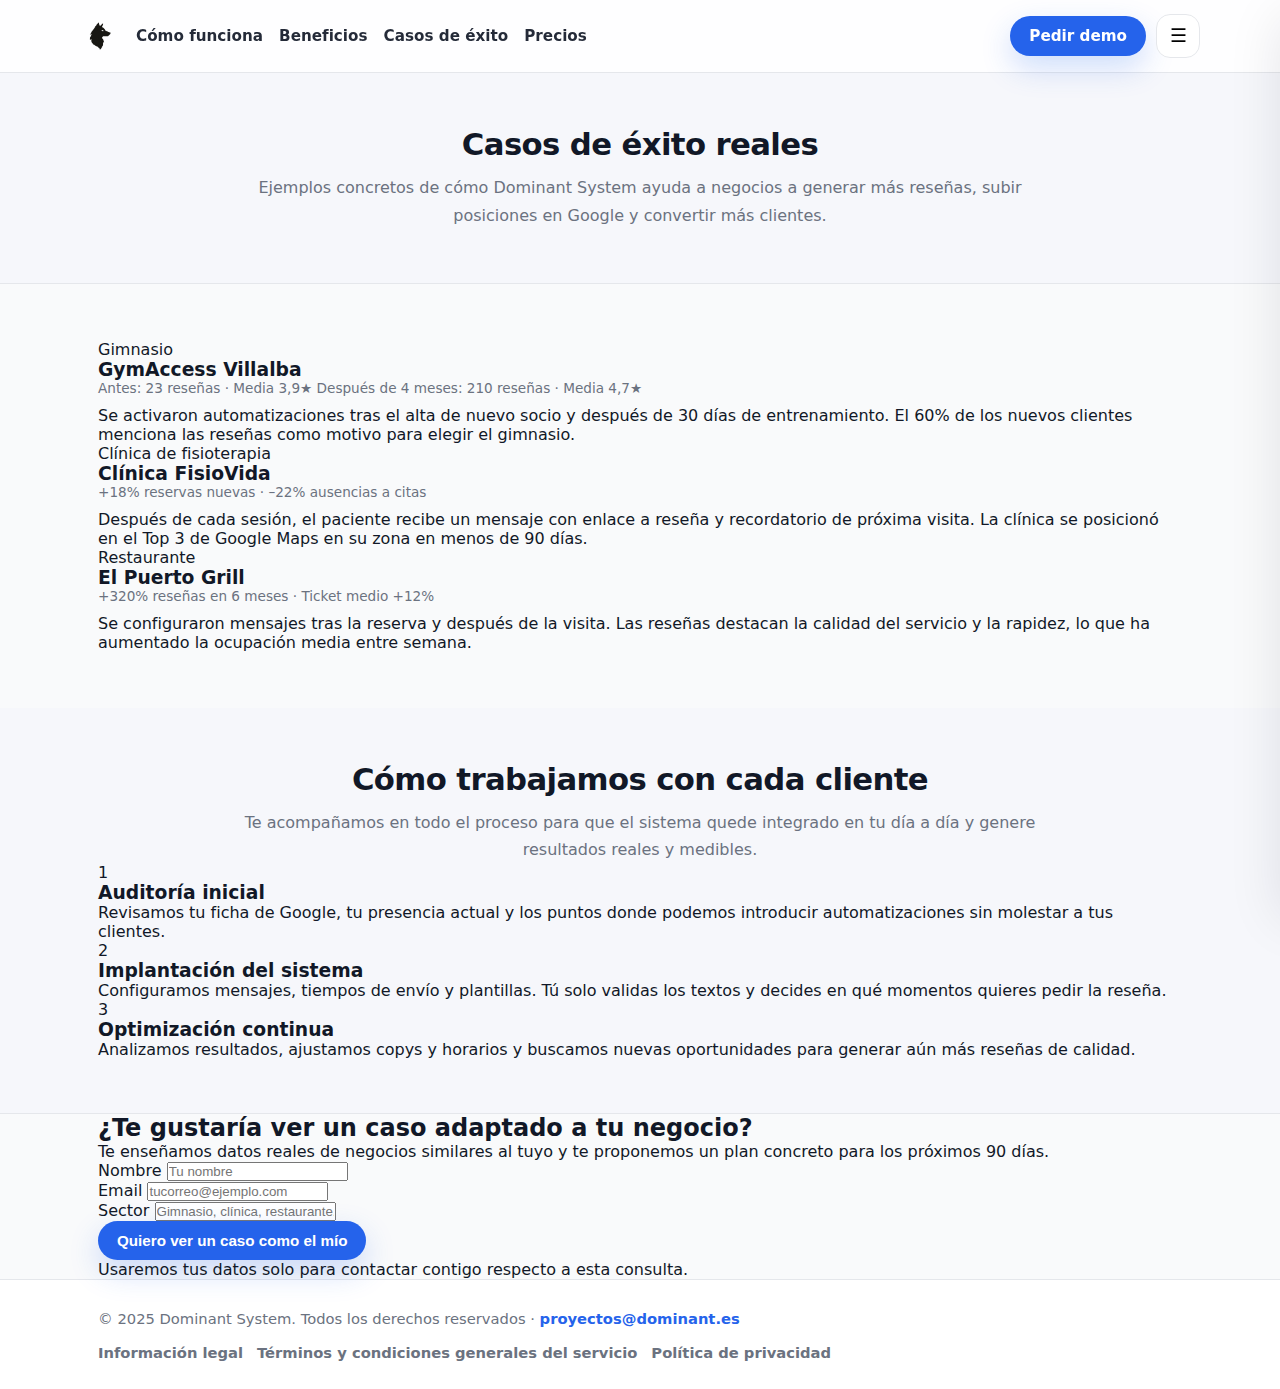
<file: casos.html>
<!DOCTYPE html>
<html lang="es">
<head>
  <!-- :contentReference[oaicite:0]{index=0} -->
  <meta charset="UTF-8">
  <meta name="viewport" content="width=device-width, initial-scale=1.0">

  <title>Casos de éxito – Dominant System</title>
  <meta name="description" content="Casos reales de negocios que han incrementado sus reseñas, reputación y clientes gracias a Dominant System. Datos, mejoras y resultados verificables.">
  <meta name="robots" content="index, follow">

  <link rel="icon" href="img/favicon.png" type="image/png">
  <link rel="stylesheet" href="style.css">
</head>
<body>

<!-- HEADER -->
<header class="header">
  <div class="container header-inner">
    <div class="header-left">
      <a href="index.html" class="logo">
        <img src="img/logo.png" alt="Dominant System">
      </a>

      <nav class="nav">
        <a href="index.html#como-funciona">Cómo funciona</a>
        <a href="index.html#beneficios">Beneficios</a>
        <a href="casos.html">Casos de éxito</a>
        <a href="pricing.html">Precios</a>
      </nav>
    </div>

    <div class="header-right">
      <a href="index.html#demo" class="btn btn-primary">Pedir demo</a>
      <button class="menu-btn" id="menuBtn" aria-label="Abrir menú">☰</button>
    </div>
  </div>
</header>

<!-- MENÚ MÓVIL -->
<nav class="mobile-menu" id="mobileMenu" aria-hidden="true">
  <button class="close-btn" id="closeBtn" aria-label="Cerrar menú">×</button>

  <a href="index.html#como-funciona">Cómo funciona</a>
  <a href="index.html#beneficios">Beneficios</a>
  <a href="casos.html">Casos de éxito</a>
  <a href="pricing.html">Precios</a>
  <a href="index.html#demo" class="cta-menu">Pedir demo</a>
</nav>

<div class="menu-overlay" id="menuOverlay"></div>

<!-- HERO -->
<section class="section-alt">
  <div class="container">
    <div class="section-header">
      <h2>Casos de éxito reales</h2>
      <p>
        Ejemplos concretos de cómo Dominant System ayuda a negocios a generar
        más reseñas, subir posiciones en Google y convertir más clientes.
      </p>
    </div>
  </div>
</section>

<!-- GRID CASOS -->
<section class="section">
  <div class="container">
    <div class="grid-3">

      <article class="card card-case">
        <p class="case-tag">Gimnasio</p>
        <h3>GymAccess Villalba</h3>
        <p style="font-size:0.85rem; color:#6b7280; margin-bottom:10px;">
          Antes: 23 reseñas · Media 3,9★  
          Después de 4 meses: 210 reseñas · Media 4,7★
        </p>
        <p>
          Se activaron automatizaciones tras el alta de nuevo socio y después de
          30 días de entrenamiento. El 60% de los nuevos clientes menciona las reseñas
          como motivo para elegir el gimnasio.
        </p>
      </article>

      <article class="card card-case">
        <p class="case-tag">Clínica de fisioterapia</p>
        <h3>Clínica FisioVida</h3>
        <p style="font-size:0.85rem; color:#6b7280; margin-bottom:10px;">
          +18% reservas nuevas · –22% ausencias a citas
        </p>
        <p>
          Después de cada sesión, el paciente recibe un mensaje con enlace a reseña
          y recordatorio de próxima visita. La clínica se posicionó en el Top 3 de
          Google Maps en su zona en menos de 90 días.
        </p>
      </article>

      <article class="card card-case">
        <p class="case-tag">Restaurante</p>
        <h3>El Puerto Grill</h3>
        <p style="font-size:0.85rem; color:#6b7280; margin-bottom:10px;">
          +320% reseñas en 6 meses · Ticket medio +12%
        </p>
        <p>
          Se configuraron mensajes tras la reserva y después de la visita. Las reseñas
          destacan la calidad del servicio y la rapidez, lo que ha aumentado la
          ocupación media entre semana.
        </p>
      </article>

    </div>
  </div>
</section>

<!-- PROCESO -->
<section class="section section-alt">
  <div class="container">
    <div class="section-header">
      <h2>Cómo trabajamos con cada cliente</h2>
      <p>
        Te acompañamos en todo el proceso para que el sistema quede integrado en tu día a día
        y genere resultados reales y medibles.
      </p>
    </div>

    <div class="grid-3">
      <article class="card card-step">
        <span class="step-number">1</span>
        <h3>Auditoría inicial</h3>
        <p>
          Revisamos tu ficha de Google, tu presencia actual y los puntos donde
          podemos introducir automatizaciones sin molestar a tus clientes.
        </p>
      </article>

      <article class="card card-step">
        <span class="step-number">2</span>
        <h3>Implantación del sistema</h3>
        <p>
          Configuramos mensajes, tiempos de envío y plantillas. Tú solo validas
          los textos y decides en qué momentos quieres pedir la reseña.
        </p>
      </article>

      <article class="card card-step">
        <span class="step-number">3</span>
        <h3>Optimización continua</h3>
        <p>
          Analizamos resultados, ajustamos copys y horarios y buscamos nuevas
          oportunidades para generar aún más reseñas de calidad.
        </p>
      </article>
    </div>
  </div>
</section>

<!-- CTA -->
<section class="section-cta">
  <div class="container cta-inner">
    <div class="cta-text">
      <h2>¿Te gustaría ver un caso adaptado a tu negocio?</h2>
      <p>
        Te enseñamos datos reales de negocios similares al tuyo y te proponemos
        un plan concreto para los próximos 90 días.
      </p>
    </div>

    <form class="cta-form" method="post" action="#">
      <div class="cta-grid">
        <div class="field">
          <label for="nombre">Nombre</label>
          <input id="nombre" name="nombre" type="text" placeholder="Tu nombre">
        </div>

        <div class="field">
          <label for="email">Email</label>
          <input id="email" name="email" type="email" placeholder="tucorreo@ejemplo.com">
        </div>

        <div class="field">
          <label for="sector">Sector</label>
          <input id="sector" name="sector" type="text" placeholder="Gimnasio, clínica, restaurante...">
        </div>
      </div>

      <button type="submit" class="btn btn-primary btn-lg btn-full">
        Quiero ver un caso como el mío
      </button>

      <p class="cta-legal">
        Usaremos tus datos solo para contactar contigo respecto a esta consulta.
      </p>
    </form>
  </div>
</section>

<!-- FOOTER -->
<footer class="footer">
  <div class="container footer-inner">
    <p class="footer-copy">
      © 2025 Dominant System. Todos los derechos reservados ·
      <a href="mailto:proyectos@dominant.es">proyectos@dominant.es</a>
    </p>

    <div class="footer-links">
      <a href="informacion-legal.html">Información legal</a>
      <a href="terminos-condiciones.html">Términos y condiciones generales del servicio</a>
      <a href="politica-privacidad.html">Política de privacidad</a>
    </div>
  </div>
</footer>

<!-- SCRIPT MENÚ MÓVIL -->
<script>
  const menuBtn = document.getElementById("menuBtn");
  const mobileMenu = document.getElementById("mobileMenu");
  const closeBtn = document.getElementById("closeBtn");
  const overlay = document.getElementById("menuOverlay");

  if (menuBtn && mobileMenu && closeBtn && overlay) {
    const open = () => {
      mobileMenu.style.right = "0";
      mobileMenu.setAttribute("aria-hidden", "false");
      overlay.style.display = "block";
    };

    const close = () => {
      mobileMenu.style.right = "-280px";
      mobileMenu.setAttribute("aria-hidden", "true");
      overlay.style.display = "none";
    };

    menuBtn.addEventListener("click", open);
    closeBtn.addEventListener("click", close);
    overlay.addEventListener("click", close);
  }
</script>

</body>
</html>
</file>
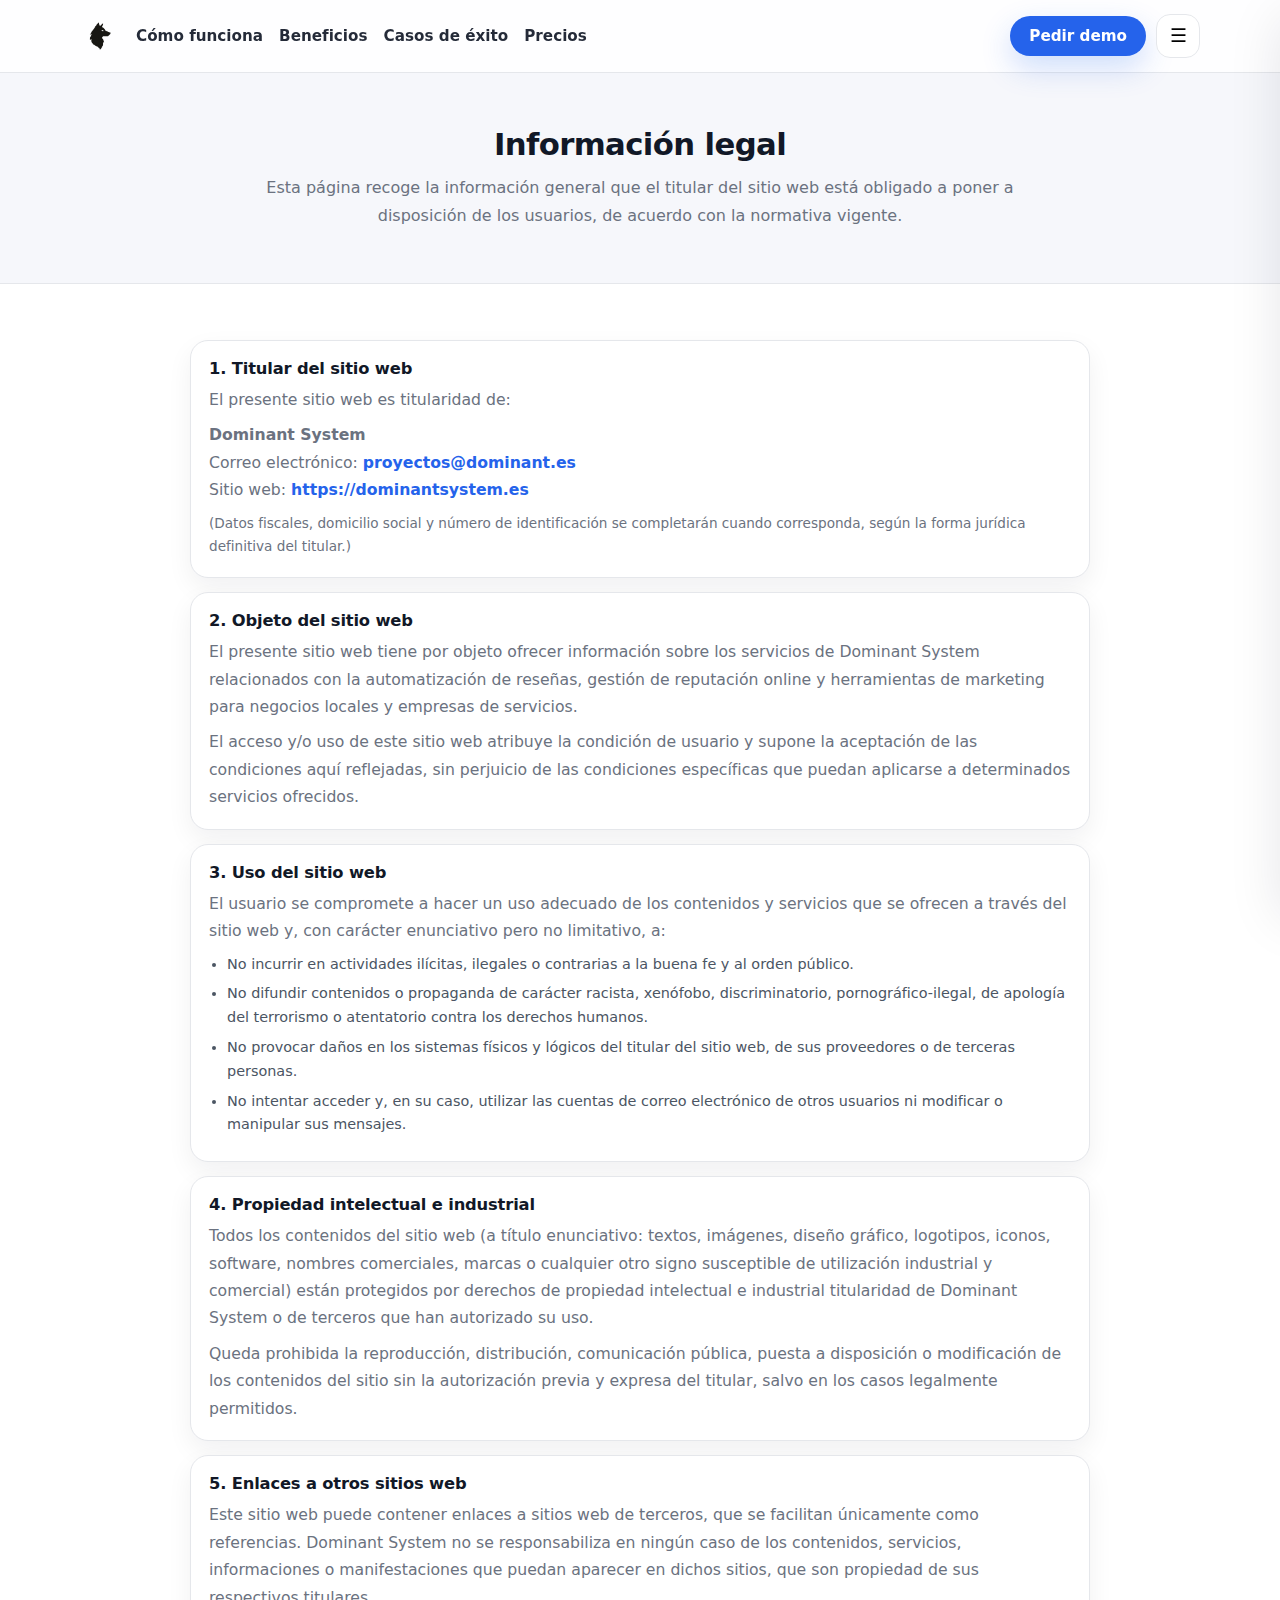
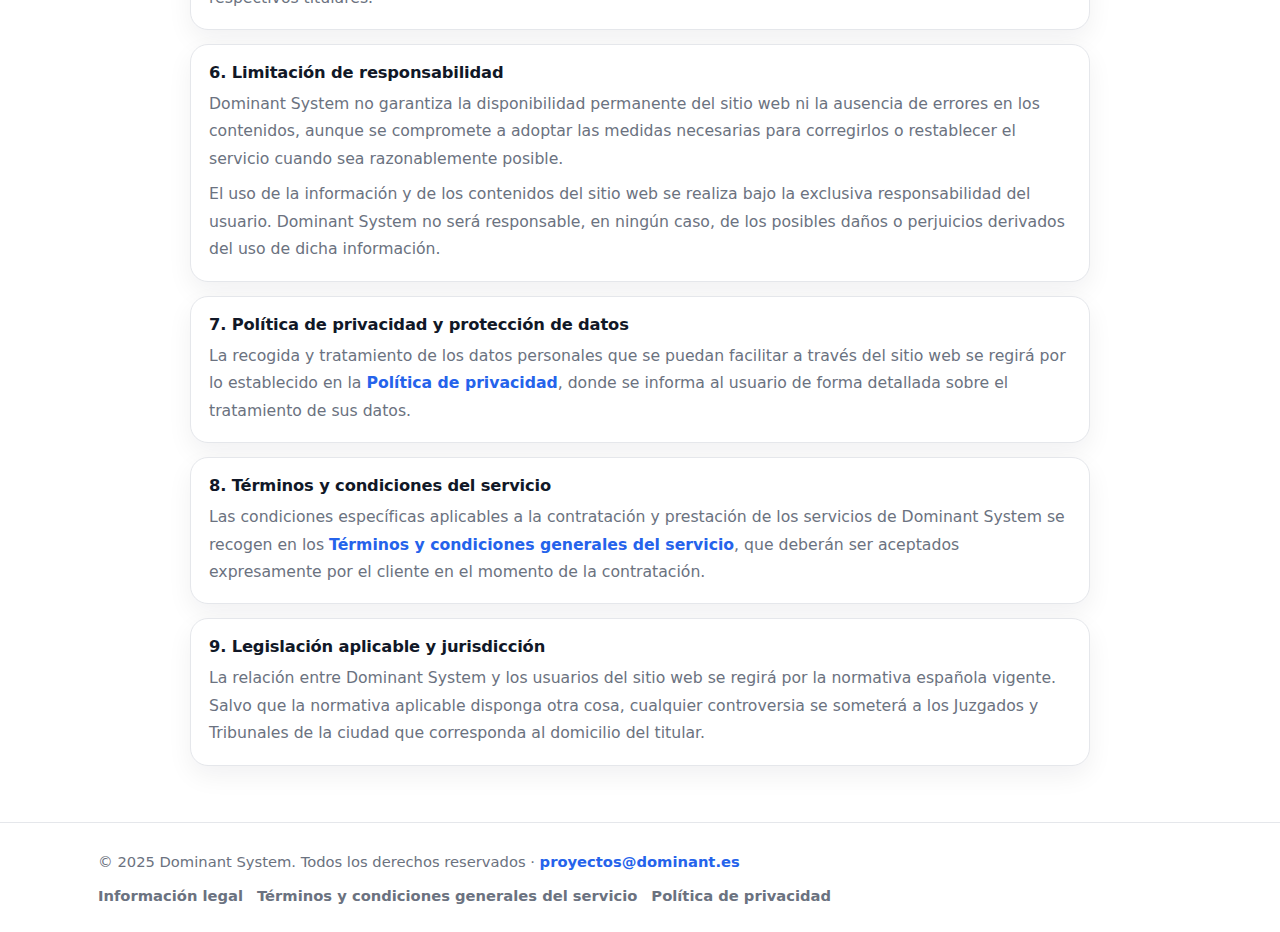
<file: informacion-legal.html>
<!DOCTYPE html>
<html lang="es">
<head>
  <meta charset="UTF-8">
  <meta name="viewport" content="width=device-width, initial-scale=1.0">

  <title>Información legal – Dominant System</title>
  <meta name="description" content="Información legal y datos del titular del sitio Dominant System. Identificación del responsable, uso de la web y condiciones básicas.">
  <meta name="robots" content="noindex, follow">

  <link rel="icon" href="img/favicon.png" type="image/png">
  <link rel="stylesheet" href="style.css">
</head>
<body>
  <!-- HEADER -->
  <header class="header">
    <div class="container header-inner">
      <div class="header-left">
        <a href="index.html" class="logo">
          <img src="img/logo.png" alt="Dominant System">
        </a>

        <nav class="nav">
          <a href="index.html#como-funciona">Cómo funciona</a>
          <a href="index.html#beneficios">Beneficios</a>
          <a href="casos.html">Casos de éxito</a>
          <a href="pricing.html">Precios</a>
        </nav>
      </div>

      <div class="header-right">
        <a href="index.html#demo" class="btn btn-primary">Pedir demo</a>
        <button class="menu-btn" id="menuBtn" aria-label="Abrir menú">☰</button>
      </div>
    </div>
  </header>

  <!-- MENÚ MÓVIL -->
  <nav class="mobile-menu" id="mobileMenu" aria-hidden="true">
    <button class="close-btn" id="closeBtn" aria-label="Cerrar menú">×</button>

    <a href="index.html#como-funciona">Cómo funciona</a>
    <a href="index.html#beneficios">Beneficios</a>
    <a href="casos.html">Casos de éxito</a>
    <a href="pricing.html">Precios</a>
    <a href="index.html#demo" class="cta-menu">Pedir demo</a>
  </nav>

  <div class="menu-overlay" id="menuOverlay"></div>

  <main>
    <section class="section-alt">
      <div class="container">
        <div class="section-header">
          <h2>Información legal</h2>
          <p>
            Esta página recoge la información general que el titular del sitio web
            está obligado a poner a disposición de los usuarios, de acuerdo con la normativa vigente.
          </p>
        </div>
      </div>
    </section>

    <section class="section">
      <div class="container">
        <div class="faq-list" style="max-width: 900px;">
          <article class="faq-item">
            <h3>1. Titular del sitio web</h3>
            <p style="margin-top: 8px;">
              El presente sitio web es titularidad de:
            </p>
            <p style="margin-top: 8px;">
              <strong>Dominant System</strong><br>
              Correo electrónico: <a href="mailto:proyectos@dominant.es">proyectos@dominant.es</a><br>
              Sitio web: <a href="https://dominantsystem.es" target="_blank" rel="noopener noreferrer">https://dominantsystem.es</a>
            </p>
            <p style="margin-top: 8px; font-size:0.85rem; color:#6b7280;">
              (Datos fiscales, domicilio social y número de identificación se completarán
              cuando corresponda, según la forma jurídica definitiva del titular.)
            </p>
          </article>

          <article class="faq-item">
            <h3>2. Objeto del sitio web</h3>
            <p style="margin-top: 8px;">
              El presente sitio web tiene por objeto ofrecer información sobre los servicios
              de Dominant System relacionados con la automatización de reseñas, gestión de reputación
              online y herramientas de marketing para negocios locales y empresas de servicios.
            </p>
            <p style="margin-top: 8px;">
              El acceso y/o uso de este sitio web atribuye la condición de usuario y supone la
              aceptación de las condiciones aquí reflejadas, sin perjuicio de las condiciones
              específicas que puedan aplicarse a determinados servicios ofrecidos.
            </p>
          </article>

          <article class="faq-item">
            <h3>3. Uso del sitio web</h3>
            <p style="margin-top: 8px;">
              El usuario se compromete a hacer un uso adecuado de los contenidos y servicios
              que se ofrecen a través del sitio web y, con carácter enunciativo pero no limitativo, a:
            </p>
            <ul style="margin-top:8px; padding-left:18px; font-size:0.9rem; color:#4b5563;">
              <li>No incurrir en actividades ilícitas, ilegales o contrarias a la buena fe y al orden público.</li>
              <li>No difundir contenidos o propaganda de carácter racista, xenófobo, discriminatorio, pornográfico-ilegal, de apología del terrorismo o atentatorio contra los derechos humanos.</li>
              <li>No provocar daños en los sistemas físicos y lógicos del titular del sitio web, de sus proveedores o de terceras personas.</li>
              <li>No intentar acceder y, en su caso, utilizar las cuentas de correo electrónico de otros usuarios ni modificar o manipular sus mensajes.</li>
            </ul>
          </article>

          <article class="faq-item">
            <h3>4. Propiedad intelectual e industrial</h3>
            <p style="margin-top: 8px;">
              Todos los contenidos del sitio web (a título enunciativo: textos, imágenes, diseño
              gráfico, logotipos, iconos, software, nombres comerciales, marcas o cualquier otro signo
              susceptible de utilización industrial y comercial) están protegidos por derechos de
              propiedad intelectual e industrial titularidad de Dominant System o de terceros que han
              autorizado su uso.
            </p>
            <p style="margin-top: 8px;">
              Queda prohibida la reproducción, distribución, comunicación pública, puesta a disposición
              o modificación de los contenidos del sitio sin la autorización previa y expresa del titular,
              salvo en los casos legalmente permitidos.
            </p>
          </article>

          <article class="faq-item">
            <h3>5. Enlaces a otros sitios web</h3>
            <p style="margin-top: 8px;">
              Este sitio web puede contener enlaces a sitios web de terceros, que se facilitan únicamente
              como referencias. Dominant System no se responsabiliza en ningún caso de los contenidos,
              servicios, informaciones o manifestaciones que puedan aparecer en dichos sitios, que son
              propiedad de sus respectivos titulares.
            </p>
          </article>

          <article class="faq-item">
            <h3>6. Limitación de responsabilidad</h3>
            <p style="margin-top: 8px;">
              Dominant System no garantiza la disponibilidad permanente del sitio web ni la ausencia
              de errores en los contenidos, aunque se compromete a adoptar las medidas necesarias para
              corregirlos o restablecer el servicio cuando sea razonablemente posible.
            </p>
            <p style="margin-top: 8px;">
              El uso de la información y de los contenidos del sitio web se realiza bajo la exclusiva
              responsabilidad del usuario. Dominant System no será responsable, en ningún caso, de los
              posibles daños o perjuicios derivados del uso de dicha información.
            </p>
          </article>

          <article class="faq-item">
            <h3>7. Política de privacidad y protección de datos</h3>
            <p style="margin-top: 8px;">
              La recogida y tratamiento de los datos personales que se puedan facilitar a través del
              sitio web se regirá por lo establecido en la
              <a href="politica-privacidad.html">Política de privacidad</a>, donde se informa al usuario
              de forma detallada sobre el tratamiento de sus datos.
            </p>
          </article>

          <article class="faq-item">
            <h3>8. Términos y condiciones del servicio</h3>
            <p style="margin-top: 8px;">
              Las condiciones específicas aplicables a la contratación y prestación de los servicios
              de Dominant System se recogen en los
              <a href="terminos-condiciones.html">Términos y condiciones generales del servicio</a>,
              que deberán ser aceptados expresamente por el cliente en el momento de la contratación.
            </p>
          </article>

          <article class="faq-item">
            <h3>9. Legislación aplicable y jurisdicción</h3>
            <p style="margin-top: 8px;">
              La relación entre Dominant System y los usuarios del sitio web se regirá por la normativa
              española vigente. Salvo que la normativa aplicable disponga otra cosa, cualquier controversia
              se someterá a los Juzgados y Tribunales de la ciudad que corresponda al domicilio del titular.
            </p>
          </article>
        </div>
      </div>
    </section>
  </main>

  <!-- FOOTER -->
  <footer class="footer">
    <div class="container footer-inner">
      <p class="footer-copy">
        © 2025 Dominant System. Todos los derechos reservados ·
        <a href="mailto:proyectos@dominant.es">proyectos@dominant.es</a>
      </p>
      <div class="footer-links">
        <a href="informacion-legal.html">Información legal</a>
        <a href="terminos-condiciones.html">Términos y condiciones generales del servicio</a>
        <a href="politica-privacidad.html">Política de privacidad</a>
      </div>
    </div>
  </footer>

  <!-- SCRIPT MENÚ MÓVIL -->
  <script>
    const menuBtn = document.getElementById("menuBtn");
    const mobileMenu = document.getElementById("mobileMenu");
    const closeBtn = document.getElementById("closeBtn");
    const overlay = document.getElementById("menuOverlay");

    if (menuBtn && mobileMenu && closeBtn && overlay) {
      const openMenu = () => {
        mobileMenu.style.right = "0";
        mobileMenu.setAttribute("aria-hidden", "false");
        overlay.style.display = "block";
      };

      const closeMenu = () => {
        mobileMenu.style.right = "-280px";
        mobileMenu.setAttribute("aria-hidden", "true");
        overlay.style.display = "none";
      };

      menuBtn.addEventListener("click", openMenu);
      closeBtn.addEventListener("click", closeMenu);
      overlay.addEventListener("click", closeMenu);
    }
  </script>
</body>
</html>
</file>
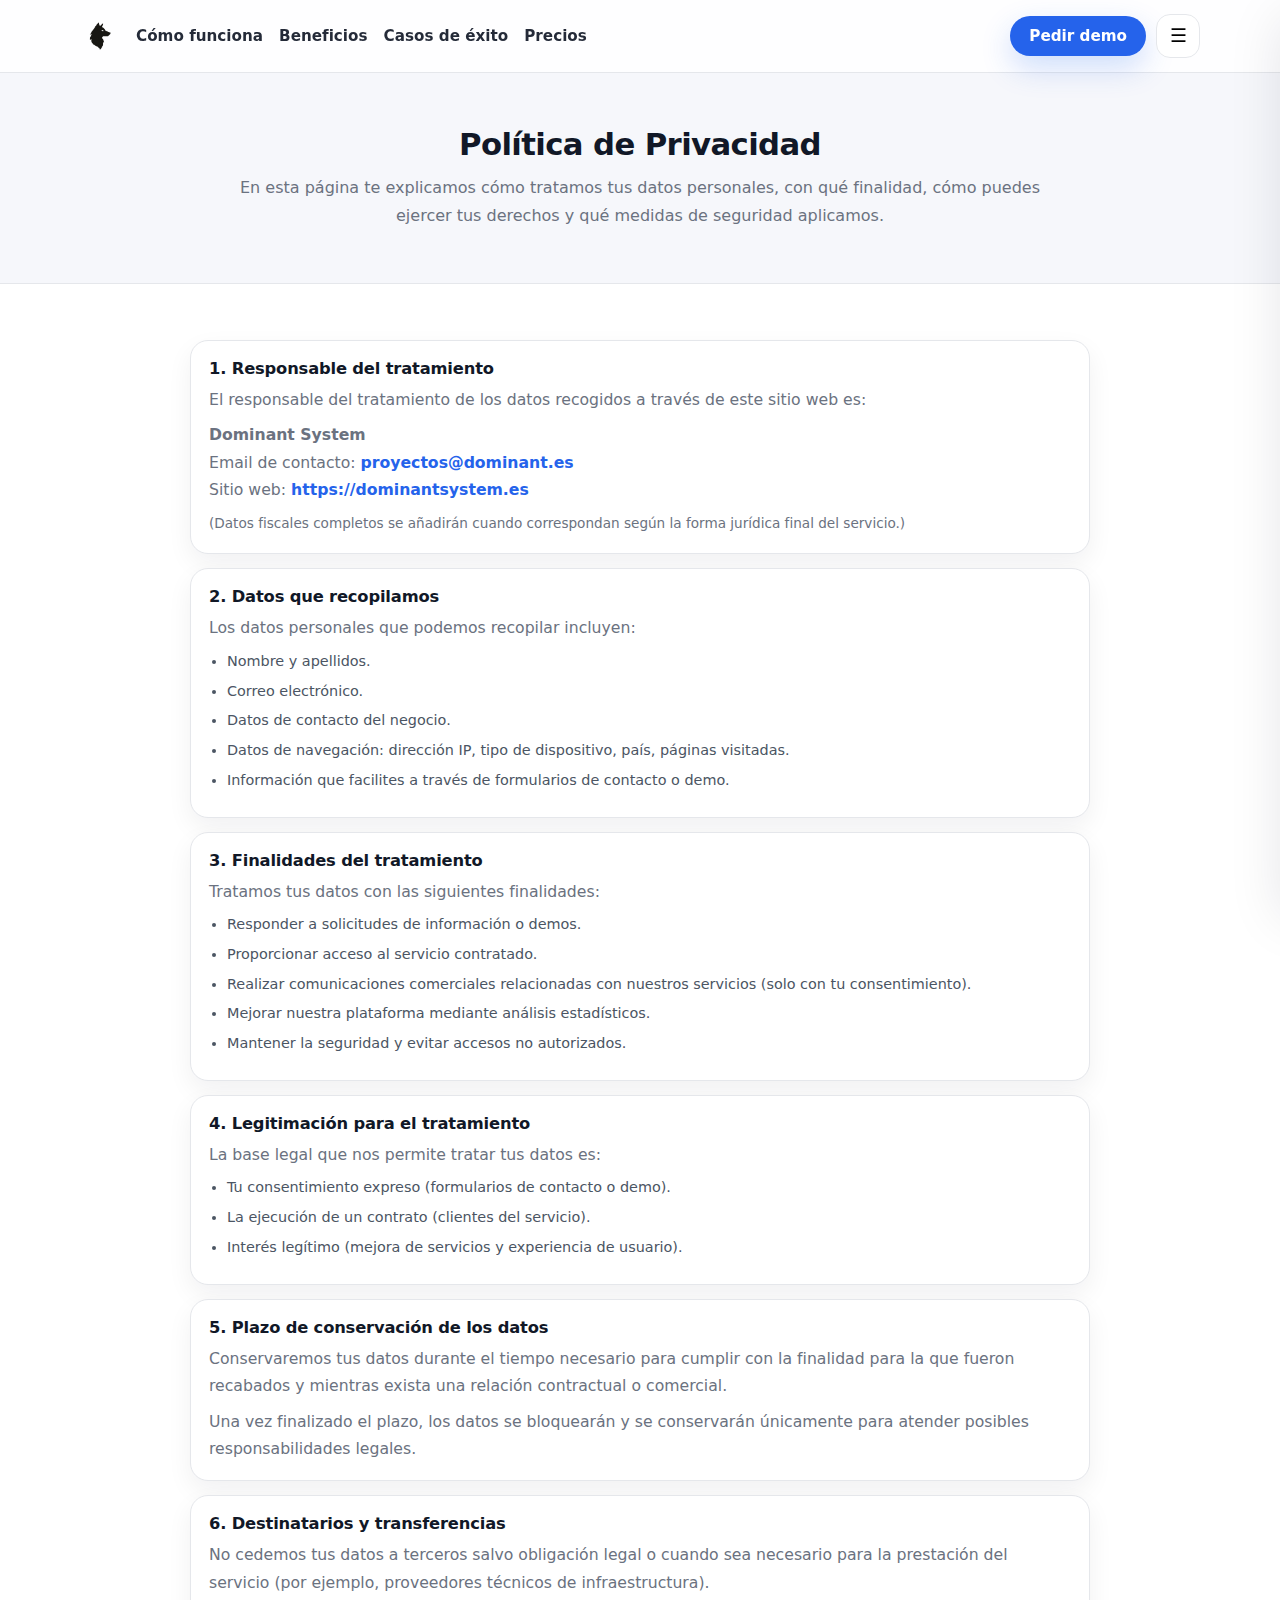
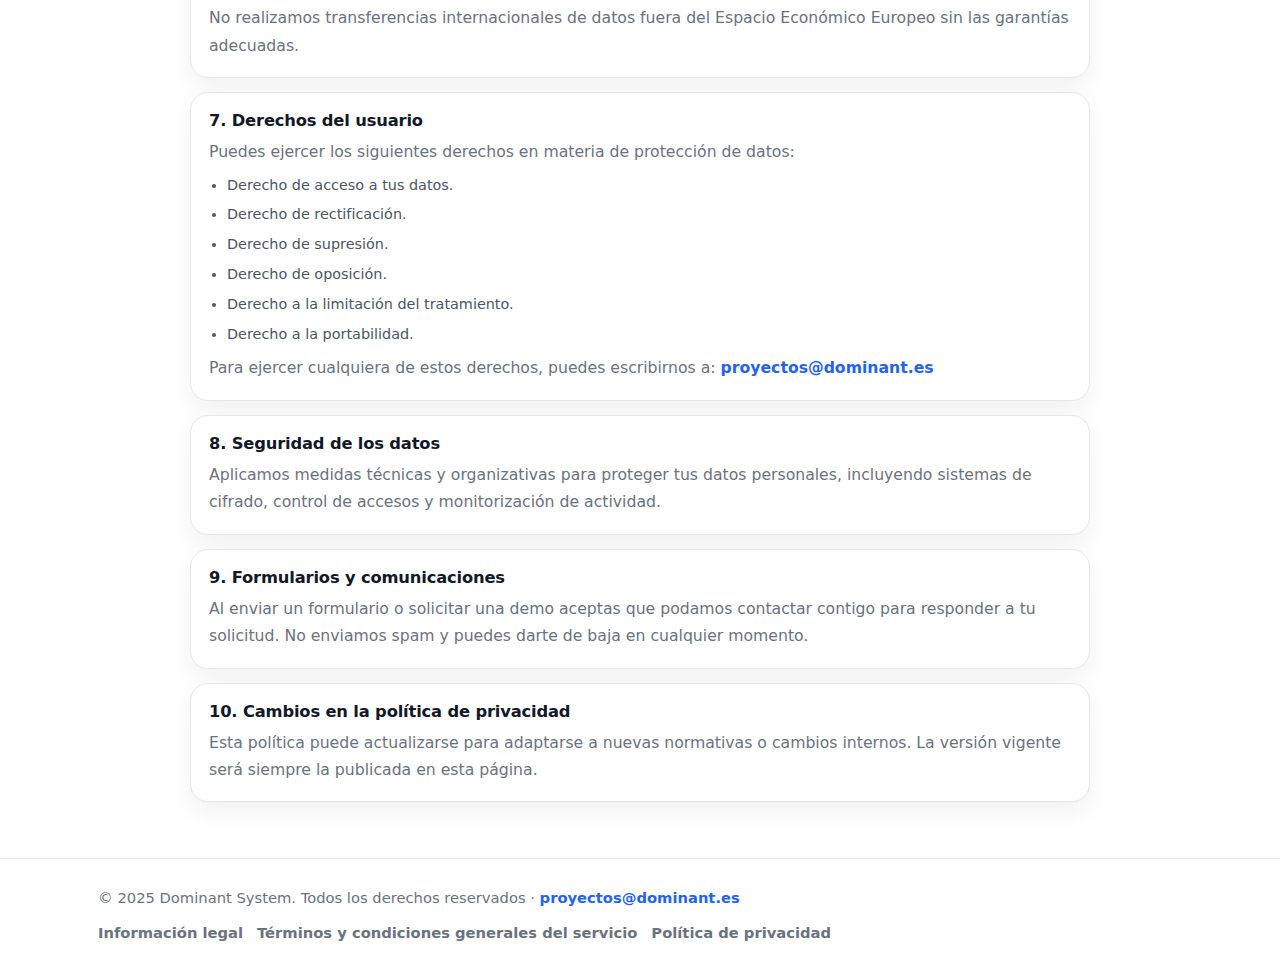
<file: politica-privacidad.html>
<!DOCTYPE html>
<html lang="es">
<head>
  <meta charset="UTF-8">
  <meta name="viewport" content="width=device-width, initial-scale=1.0">

  <title>Política de Privacidad – Dominant System</title>
  <meta name="description" content="Política de privacidad de Dominant System. Información sobre protección de datos, finalidades, legitimación, derechos del usuario y tratamiento de información personal.">
  <meta name="robots" content="noindex, follow">

  <link rel="icon" href="img/favicon.png" type="image/png">
  <link rel="stylesheet" href="style.css">
</head>
<body>

<!-- HEADER -->
<header class="header">
  <div class="container header-inner">
    <div class="header-left">
      <a href="index.html" class="logo">
        <img src="img/logo.png" alt="Dominant System">
      </a>

      <nav class="nav">
        <a href="index.html#como-funciona">Cómo funciona</a>
        <a href="index.html#beneficios">Beneficios</a>
        <a href="casos.html">Casos de éxito</a>
        <a href="pricing.html">Precios</a>
      </nav>
    </div>

    <div class="header-right">
      <a href="index.html#demo" class="btn btn-primary">Pedir demo</a>
      <button class="menu-btn" id="menuBtn" aria-label="Abrir menú">☰</button>
    </div>
  </div>
</header>

<!-- MENÚ MÓVIL -->
<nav class="mobile-menu" id="mobileMenu" aria-hidden="true">
  <button class="close-btn" id="closeBtn" aria-label="Cerrar menú">×</button>

  <a href="index.html#como-funciona">Cómo funciona</a>
  <a href="index.html#beneficios">Beneficios</a>
  <a href="casos.html">Casos de éxito</a>
  <a href="pricing.html">Precios</a>
  <a href="index.html#demo" class="cta-menu">Pedir demo</a>
</nav>

<div class="menu-overlay" id="menuOverlay"></div>

<main>

  <section class="section-alt">
    <div class="container">
      <div class="section-header">
        <h2>Política de Privacidad</h2>
        <p>
          En esta página te explicamos cómo tratamos tus datos personales, con qué finalidad,
          cómo puedes ejercer tus derechos y qué medidas de seguridad aplicamos.
        </p>
      </div>
    </div>
  </section>

  <section class="section">
    <div class="container">
      <div class="faq-list" style="max-width: 900px;">

        <article class="faq-item">
          <h3>1. Responsable del tratamiento</h3>
          <p style="margin-top:8px;">
            El responsable del tratamiento de los datos recogidos a través de este sitio web es:
          </p>
          <p style="margin-top:8px;">
            <strong>Dominant System</strong><br>
            Email de contacto: <a href="mailto:proyectos@dominant.es">proyectos@dominant.es</a><br>
            Sitio web: <a href="https://dominantsystem.es" target="_blank" rel="noopener noreferrer">https://dominantsystem.es</a>
          </p>
          <p style="margin-top:8px; font-size:0.85rem; color:#6b7280;">
            (Datos fiscales completos se añadirán cuando correspondan según la forma jurídica final del servicio.)
          </p>
        </article>

        <article class="faq-item">
          <h3>2. Datos que recopilamos</h3>
          <p style="margin-top:8px;">
            Los datos personales que podemos recopilar incluyen:
          </p>
          <ul style="margin-top:8px; padding-left:18px; font-size:0.9rem; color:#4b5563;">
            <li>Nombre y apellidos.</li>
            <li>Correo electrónico.</li>
            <li>Datos de contacto del negocio.</li>
            <li>Datos de navegación: dirección IP, tipo de dispositivo, país, páginas visitadas.</li>
            <li>Información que facilites a través de formularios de contacto o demo.</li>
          </ul>
        </article>

        <article class="faq-item">
          <h3>3. Finalidades del tratamiento</h3>
          <p style="margin-top:8px;">
            Tratamos tus datos con las siguientes finalidades:
          </p>
          <ul style="margin-top:8px; padding-left:18px; color:#4b5563; font-size:0.9rem;">
            <li>Responder a solicitudes de información o demos.</li>
            <li>Proporcionar acceso al servicio contratado.</li>
            <li>Realizar comunicaciones comerciales relacionadas con nuestros servicios (solo con tu consentimiento).</li>
            <li>Mejorar nuestra plataforma mediante análisis estadísticos.</li>
            <li>Mantener la seguridad y evitar accesos no autorizados.</li>
          </ul>
        </article>

        <article class="faq-item">
          <h3>4. Legitimación para el tratamiento</h3>
          <p style="margin-top:8px;">
            La base legal que nos permite tratar tus datos es:
          </p>
          <ul style="margin-top:8px; padding-left:18px; color:#4b5563; font-size:0.9rem;">
            <li>Tu consentimiento expreso (formularios de contacto o demo).</li>
            <li>La ejecución de un contrato (clientes del servicio).</li>
            <li>Interés legítimo (mejora de servicios y experiencia de usuario).</li>
          </ul>
        </article>

        <article class="faq-item">
          <h3>5. Plazo de conservación de los datos</h3>
          <p style="margin-top:8px;">
            Conservaremos tus datos durante el tiempo necesario para cumplir con la finalidad
            para la que fueron recabados y mientras exista una relación contractual o comercial.
          </p>
          <p style="margin-top:8px;">
            Una vez finalizado el plazo, los datos se bloquearán y se conservarán únicamente
            para atender posibles responsabilidades legales.
          </p>
        </article>

        <article class="faq-item">
          <h3>6. Destinatarios y transferencias</h3>
          <p style="margin-top:8px;">
            No cedemos tus datos a terceros salvo obligación legal o cuando sea necesario
            para la prestación del servicio (por ejemplo, proveedores técnicos de infraestructura).
          </p>
          <p style="margin-top:8px;">
            No realizamos transferencias internacionales de datos fuera del Espacio Económico Europeo
            sin las garantías adecuadas.
          </p>
        </article>

        <article class="faq-item">
          <h3>7. Derechos del usuario</h3>
          <p style="margin-top:8px;">
            Puedes ejercer los siguientes derechos en materia de protección de datos:
          </p>
          <ul style="margin-top:8px; padding-left:18px; color:#4b5563; font-size:0.9rem;">
            <li>Derecho de acceso a tus datos.</li>
            <li>Derecho de rectificación.</li>
            <li>Derecho de supresión.</li>
            <li>Derecho de oposición.</li>
            <li>Derecho a la limitación del tratamiento.</li>
            <li>Derecho a la portabilidad.</li>
          </ul>
          <p style="margin-top:8px;">
            Para ejercer cualquiera de estos derechos, puedes escribirnos a:
            <a href="mailto:proyectos@dominant.es">proyectos@dominant.es</a>
          </p>
        </article>

        <article class="faq-item">
          <h3>8. Seguridad de los datos</h3>
          <p style="margin-top:8px;">
            Aplicamos medidas técnicas y organizativas para proteger tus datos personales,
            incluyendo sistemas de cifrado, control de accesos y monitorización de actividad.
          </p>
        </article>

        <article class="faq-item">
          <h3>9. Formularios y comunicaciones</h3>
          <p style="margin-top:8px;">
            Al enviar un formulario o solicitar una demo aceptas que podamos contactar contigo
            para responder a tu solicitud. No enviamos spam y puedes darte de baja en cualquier momento.
          </p>
        </article>

        <article class="faq-item">
          <h3>10. Cambios en la política de privacidad</h3>
          <p style="margin-top:8px;">
            Esta política puede actualizarse para adaptarse a nuevas normativas o cambios internos.
            La versión vigente será siempre la publicada en esta página.
          </p>
        </article>

      </div>
    </div>
  </section>

</main>

<!-- FOOTER -->
<footer class="footer">
  <div class="container footer-inner">
    <p class="footer-copy">
      © 2025 Dominant System. Todos los derechos reservados ·
      <a href="mailto:proyectos@dominant.es">proyectos@dominant.es</a>
    </p>

    <div class="footer-links">
      <a href="informacion-legal.html">Información legal</a>
      <a href="terminos-condiciones.html">Términos y condiciones generales del servicio</a>
      <a href="politica-privacidad.html">Política de privacidad</a>
    </div>
  </div>
</footer>

<script>
  const menuBtn = document.getElementById("menuBtn");
  const mobileMenu = document.getElementById("mobileMenu");
  const closeBtn = document.getElementById("closeBtn");
  const overlay = document.getElementById("menuOverlay");

  if (menuBtn && mobileMenu && closeBtn && overlay) {
    const open = () => {
      mobileMenu.style.right = "0";
      mobileMenu.setAttribute("aria-hidden", "false");
      overlay.style.display = "block";
    };

    const close = () => {
      mobileMenu.style.right = "-280px";
      mobileMenu.setAttribute("aria-hidden", "true");
      overlay.style.display = "none";
    };

    menuBtn.addEventListener("click", open);
    closeBtn.addEventListener("click", close);
    overlay.addEventListener("click", close);
  }
</script>

</body>
</html>
</file>
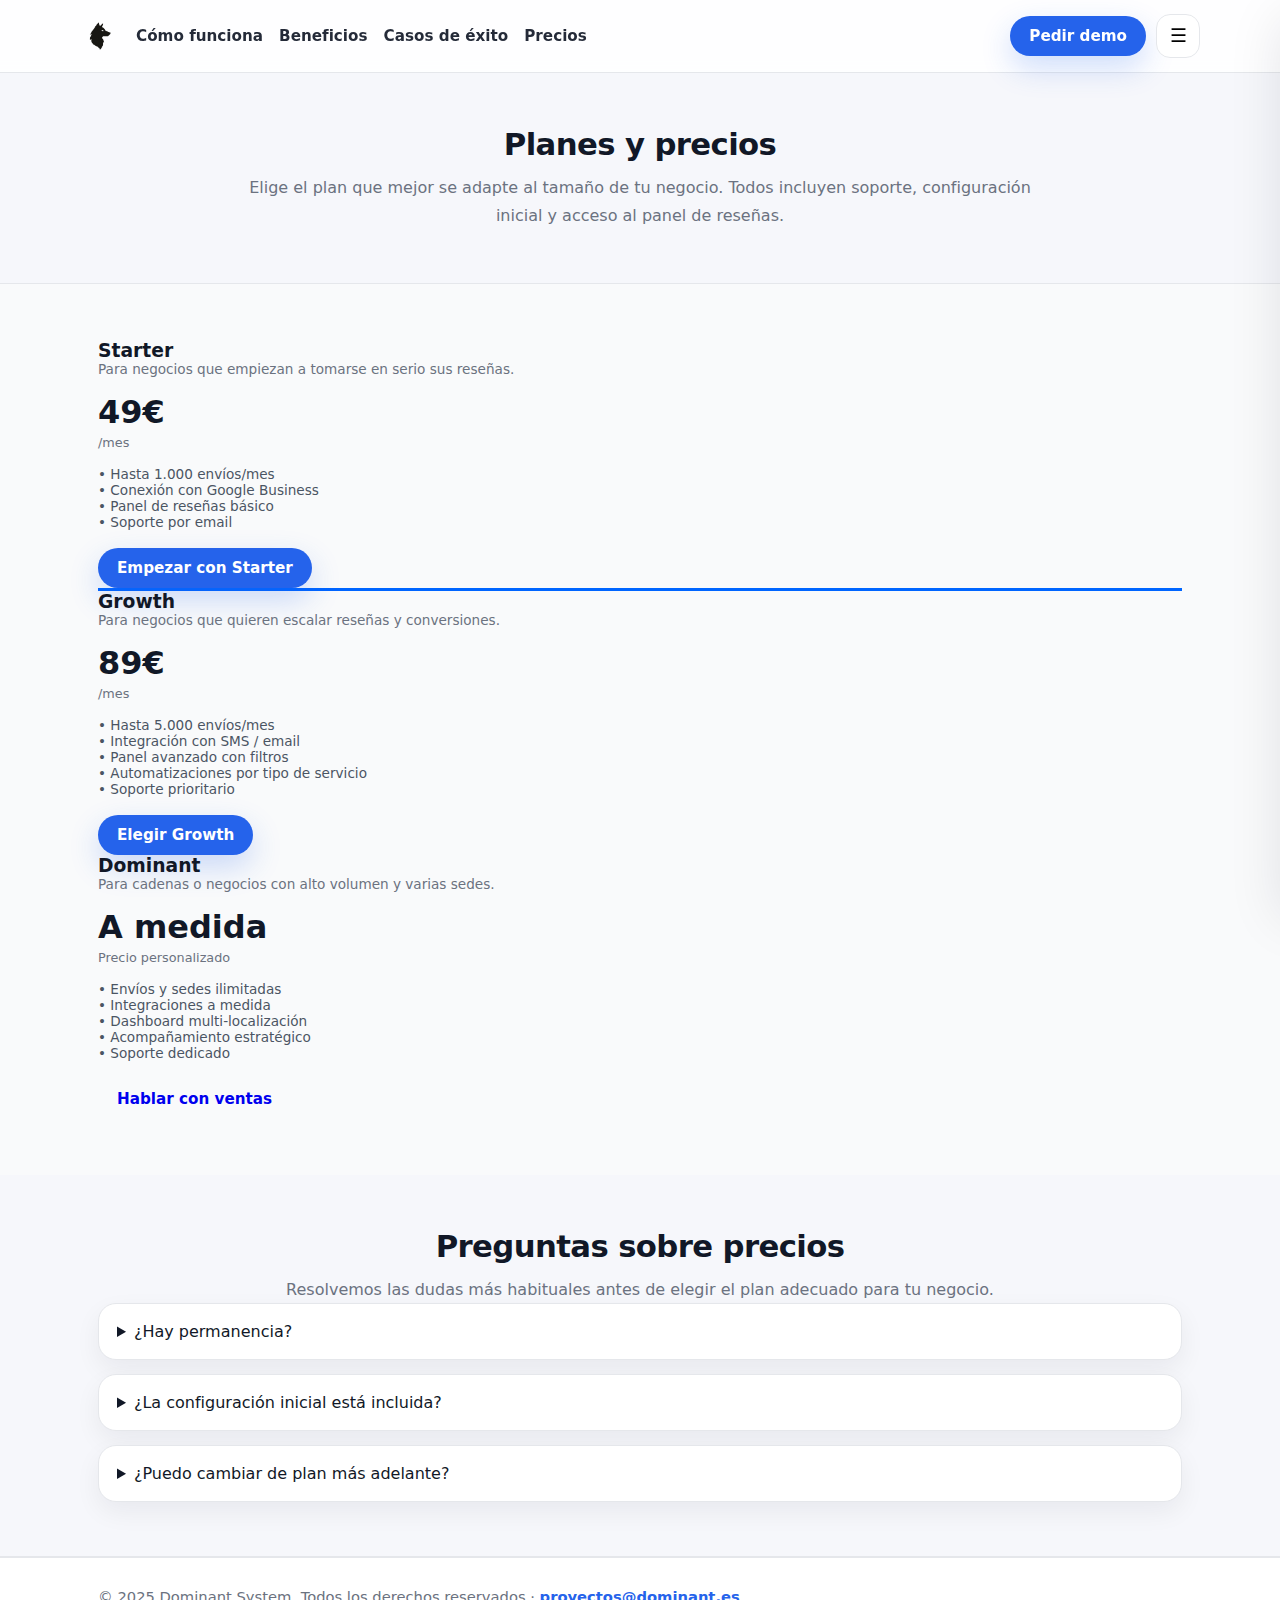
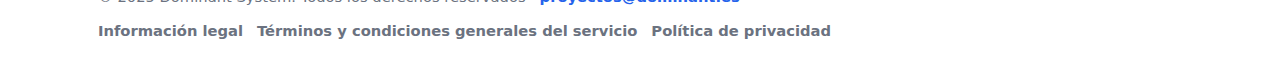
<file: pricing.html>
<!DOCTYPE html>
<html lang="es">
<head>
  <!-- :contentReference[oaicite:0]{index=0} -->
  <meta charset="UTF-8">
  <meta name="viewport" content="width=device-width, initial-scale=1.0">

  <title>Planes y precios – Dominant System</title>
  <meta name="description" content="Consulta los planes y precios de Dominant System. Elige el plan que mejor se adapte a tu negocio y automatiza la recogida de reseñas con soporte y configuración incluidos.">
  <meta name="robots" content="index, follow">

  <link rel="icon" href="img/favicon.png" type="image/png">
  <link rel="stylesheet" href="style.css">
</head>
<body>
  <!-- HEADER -->
  <header class="header">
    <div class="container header-inner">
      <div class="header-left">
        <a href="index.html" class="logo">
          <img src="img/logo.png" alt="Dominant System">
        </a>

        <!-- NAV DESKTOP -->
        <nav class="nav">
          <a href="index.html#como-funciona">Cómo funciona</a>
          <a href="index.html#beneficios">Beneficios</a>
          <a href="casos.html">Casos de éxito</a>
          <a href="pricing.html">Precios</a>
        </nav>
      </div>

      <div class="header-right">
        <a href="index.html#demo" class="btn btn-primary">Pedir demo</a>
        <button class="menu-btn" id="menuBtn" aria-label="Abrir menú">
          ☰
        </button>
      </div>
    </div>
  </header>

  <!-- MENÚ LATERAL MÓVIL -->
  <nav class="mobile-menu" id="mobileMenu" aria-hidden="true">
    <button class="close-btn" id="closeBtn" aria-label="Cerrar menú">×</button>

    <a href="index.html#como-funciona">Cómo funciona</a>
    <a href="index.html#beneficios">Beneficios</a>
    <a href="casos.html">Casos de éxito</a>
    <a href="pricing.html">Precios</a>
    <a href="index.html#demo" class="cta-menu">Pedir demo</a>
  </nav>

  <!-- FONDO OSCURECIDO -->
  <div class="menu-overlay" id="menuOverlay"></div>

  <!-- HERO PRECIOS -->
  <section class="section-alt">
    <div class="container">
      <div class="section-header">
        <h2>Planes y precios</h2>
        <p>
          Elige el plan que mejor se adapte al tamaño de tu negocio. Todos incluyen
          soporte, configuración inicial y acceso al panel de reseñas.
        </p>
      </div>
    </div>
  </section>

  <!-- PLANES -->
  <section class="section">
    <div class="container">
      <div class="grid-3">
        <!-- PLAN 1 -->
        <article class="card">
          <h3>Starter</h3>
          <p style="margin-bottom: 16px; color:#6b7280; font-size:0.85rem;">
            Para negocios que empiezan a tomarse en serio sus reseñas.
          </p>
          <p style="font-size:2rem; font-weight:700; margin-bottom:4px;">49€</p>
          <p style="font-size:0.8rem; color:#6b7280; margin-bottom:16px;">/mes</p>
          <ul style="list-style:none; padding:0; margin:0 0 18px; font-size:0.85rem; color:#4b5563;">
            <li>• Hasta 1.000 envíos/mes</li>
            <li>• Conexión con Google Business</li>
            <li>• Panel de reseñas básico</li>
            <li>• Soporte por email</li>
          </ul>
          <a href="index.html#demo" class="btn btn-primary btn-full">Empezar con Starter</a>
        </article>

        <!-- PLAN 2 -->
        <article class="card" style="border-top:3px solid #0065ff;">
          <h3>Growth</h3>
          <p style="margin-bottom: 16px; color:#6b7280; font-size:0.85rem;">
            Para negocios que quieren escalar reseñas y conversiones.
          </p>
          <p style="font-size:2rem; font-weight:700; margin-bottom:4px;">89€</p>
          <p style="font-size:0.8rem; color:#6b7280; margin-bottom:16px;">/mes</p>
          <ul style="list-style:none; padding:0; margin:0 0 18px; font-size:0.85rem; color:#4b5563;">
            <li>• Hasta 5.000 envíos/mes</li>
            <li>• Integración con SMS / email</li>
            <li>• Panel avanzado con filtros</li>
            <li>• Automatizaciones por tipo de servicio</li>
            <li>• Soporte prioritario</li>
          </ul>
          <a href="index.html#demo" class="btn btn-primary btn-full">Elegir Growth</a>
        </article>

        <!-- PLAN 3 -->
        <article class="card">
          <h3>Dominant</h3>
          <p style="margin-bottom: 16px; color:#6b7280; font-size:0.85rem;">
            Para cadenas o negocios con alto volumen y varias sedes.
          </p>
          <p style="font-size:2rem; font-weight:700; margin-bottom:4px;">A medida</p>
          <p style="font-size:0.8rem; color:#6b7280; margin-bottom:16px;">Precio personalizado</p>
          <ul style="list-style:none; padding:0; margin:0 0 18px; font-size:0.85rem; color:#4b5563;">
            <li>• Envíos y sedes ilimitadas</li>
            <li>• Integraciones a medida</li>
            <li>• Dashboard multi-localización</li>
            <li>• Acompañamiento estratégico</li>
            <li>• Soporte dedicado</li>
          </ul>
          <a href="index.html#demo" class="btn btn-secondary btn-full">Hablar con ventas</a>
        </article>
      </div>
    </div>
  </section>

  <!-- BLOQUE FAQ PRECIOS -->
  <section class="section section-alt">
    <div class="container">
      <div class="section-header">
        <h2>Preguntas sobre precios</h2>
        <p>
          Resolvemos las dudas más habituales antes de elegir el plan adecuado
          para tu negocio.
        </p>
      </div>

      <div class="faq-list">
        <details class="faq-item">
          <summary>¿Hay permanencia?</summary>
          <p>
            No. Puedes darte de baja cuando quieras. Si pagas anual, el descuento se
            mantiene durante todo el periodo contratado.
          </p>
        </details>

        <details class="faq-item">
          <summary>¿La configuración inicial está incluida?</summary>
          <p>
            Sí. En todos los planes te ayudamos a conectar tu ficha de Google y a
            definir los primeros flujos de mensajes.
          </p>
        </details>

        <details class="faq-item">
          <summary>¿Puedo cambiar de plan más adelante?</summary>
          <p>
            Puedes subir o bajar de plan en cualquier momento según el volumen de
            reseñas y envíos que necesites.
          </p>
        </details>
      </div>
    </div>
  </section>

  <!-- FOOTER -->
  <footer class="footer">
    <div class="container footer-inner">
      <p class="footer-copy">
        © 2025 Dominant System. Todos los derechos reservados ·
        <a href="mailto:proyectos@dominant.es">proyectos@dominant.es</a>
      </p>
      <div class="footer-links">
        <a href="informacion-legal.html">Información legal</a>
        <a href="terminos-condiciones.html">Términos y condiciones generales del servicio</a>
        <a href="politica-privacidad.html">Política de privacidad</a>
      </div>
    </div>
  </footer>

  <script>
    const menuBtn = document.getElementById("menuBtn");
    const mobileMenu = document.getElementById("mobileMenu");
    const closeBtn = document.getElementById("closeBtn");
    const overlay = document.getElementById("menuOverlay");

    if (menuBtn && mobileMenu && closeBtn && overlay) {
      const openMenu = () => {
        mobileMenu.style.right = "0";
        mobileMenu.setAttribute("aria-hidden", "false");
        overlay.style.display = "block";
      };

      const closeMenuFn = () => {
        mobileMenu.style.right = "-280px";
        mobileMenu.setAttribute("aria-hidden", "true");
        overlay.style.display = "none";
      };

      menuBtn.addEventListener("click", openMenu);
      closeBtn.addEventListener("click", closeMenuFn);
      overlay.addEventListener("click", closeMenuFn);
    }
  </script>
</body>
</html>
</file>
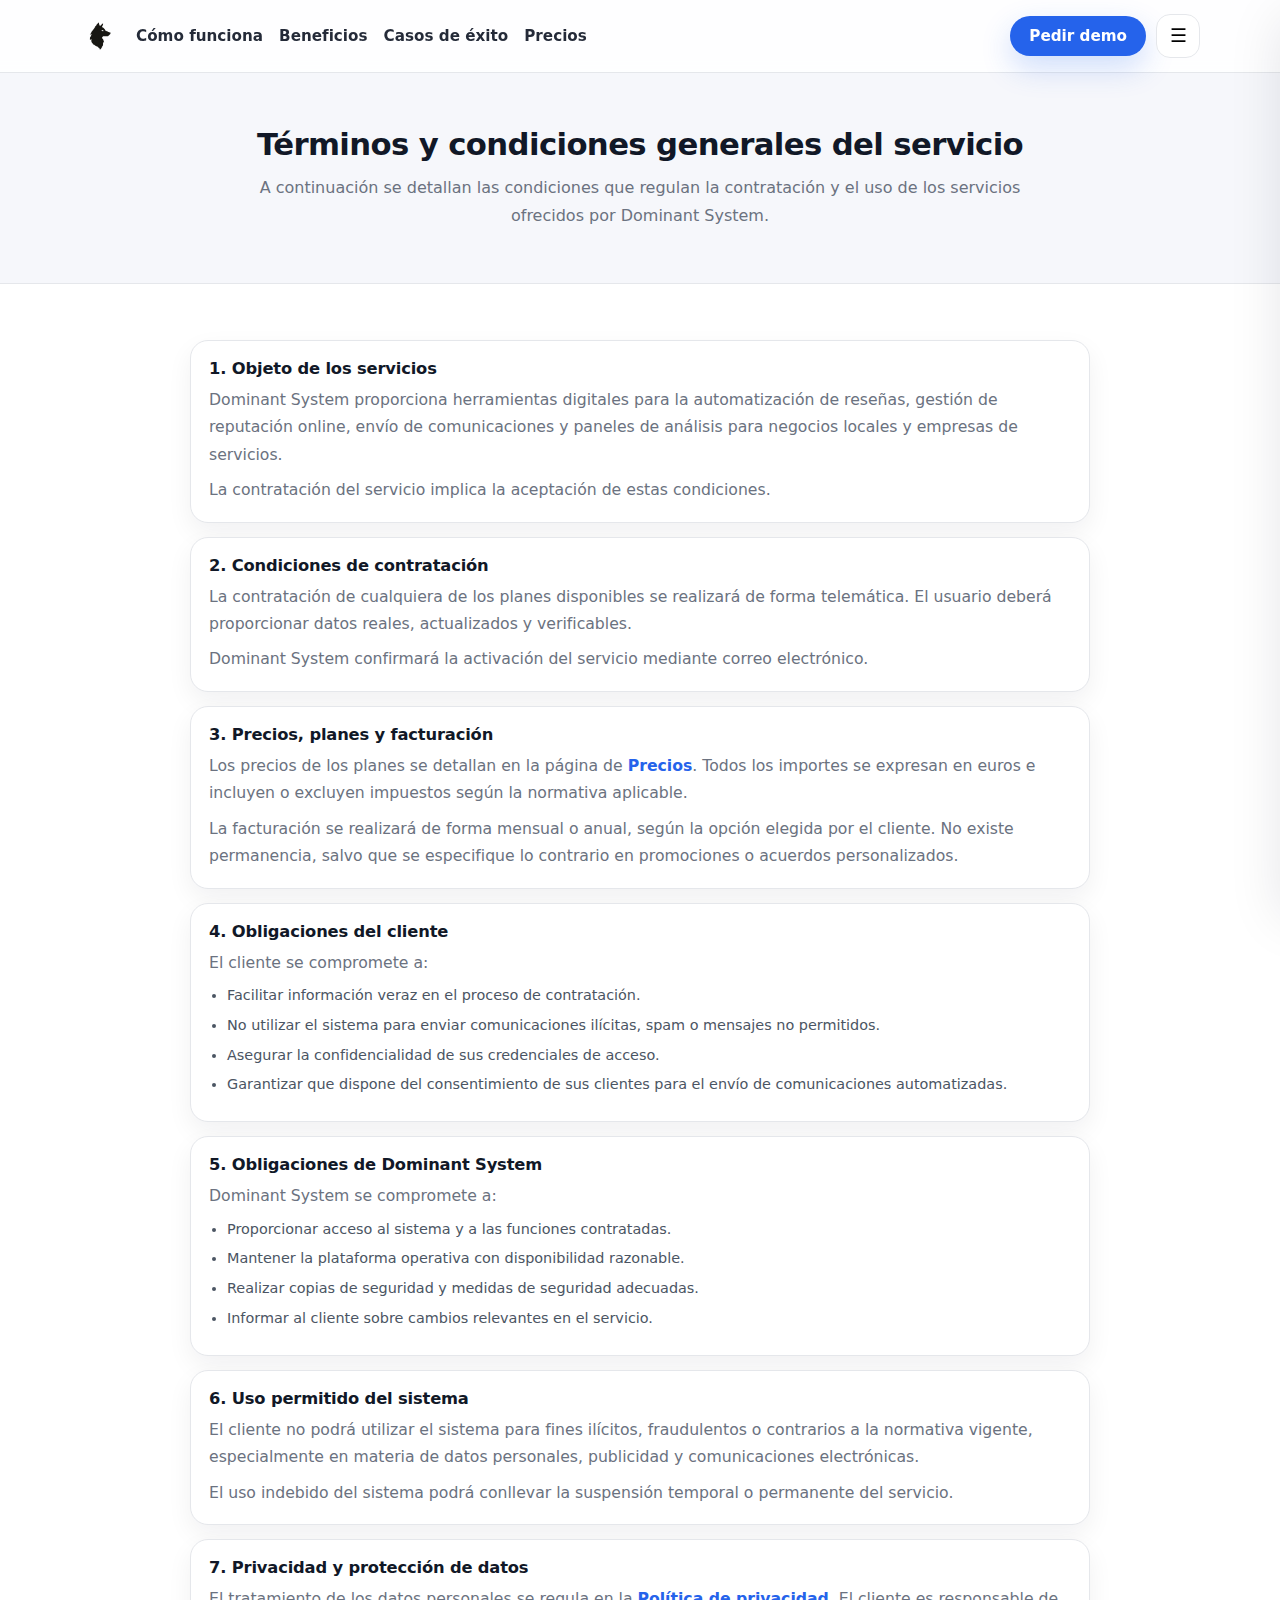
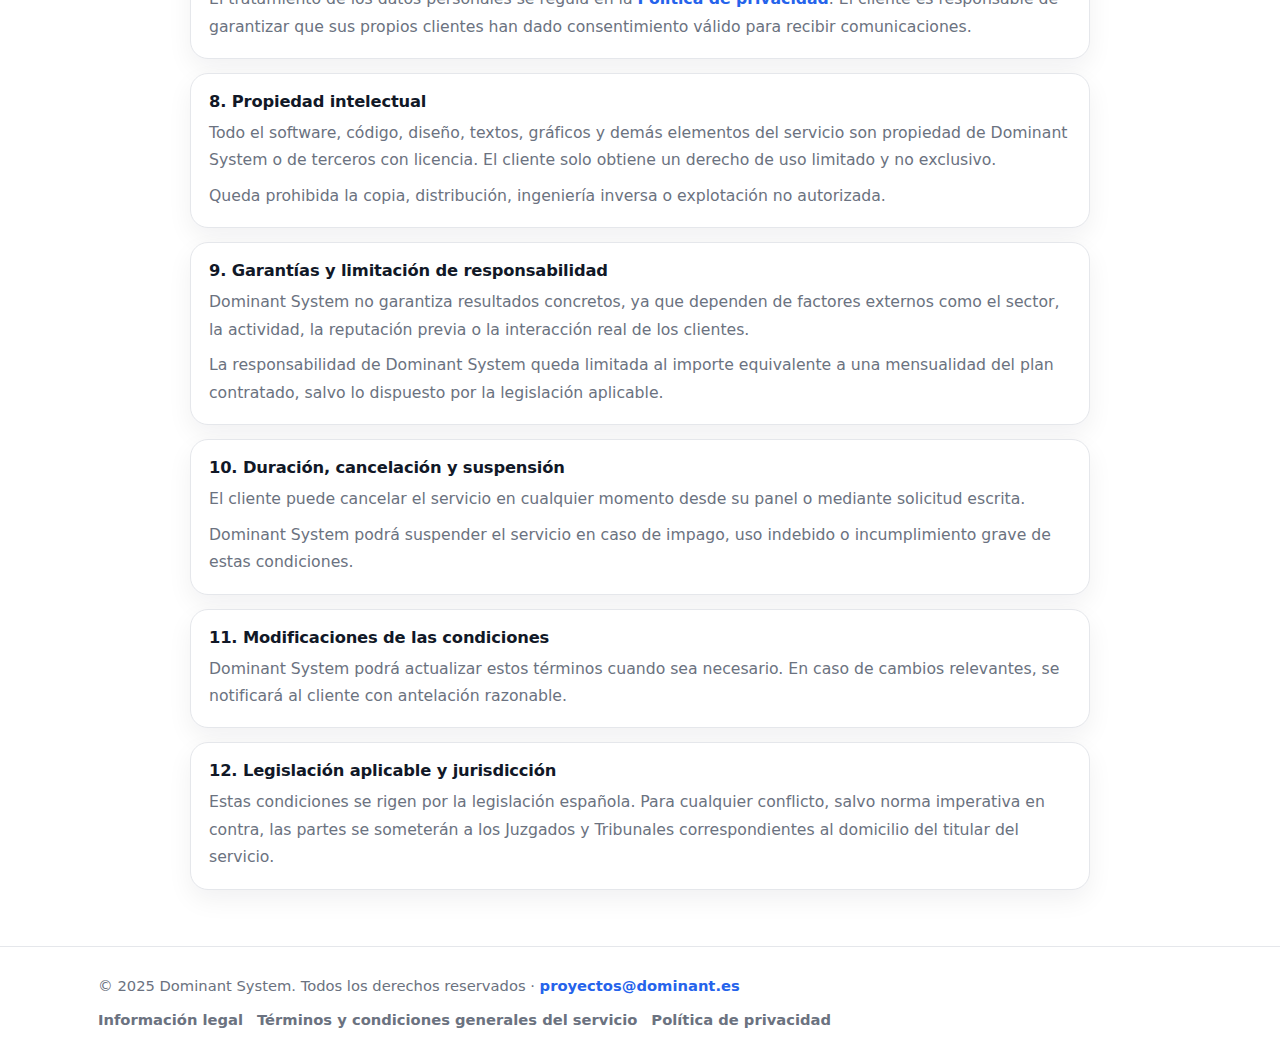
<file: terminos-condiciones.html>
<!DOCTYPE html>
<html lang="es">
<head>
  <meta charset="UTF-8">
  <meta name="viewport" content="width=device-width, initial-scale=1.0">

  <title>Términos y condiciones del servicio – Dominant System</title>
  <meta name="description" content="Términos y condiciones generales del servicio Dominant System. Reglas de uso, contratación, obligaciones, responsabilidad y normativa aplicable.">
  <meta name="robots" content="noindex, follow">

  <link rel="icon" href="img/favicon.png" type="image/png">
  <link rel="stylesheet" href="style.css">
</head>
<body>

<!-- HEADER -->
<header class="header">
  <div class="container header-inner">
    <div class="header-left">
      <a href="index.html" class="logo">
        <img src="img/logo.png" alt="Dominant System">
      </a>

      <nav class="nav">
        <a href="index.html#como-funciona">Cómo funciona</a>
        <a href="index.html#beneficios">Beneficios</a>
        <a href="casos.html">Casos de éxito</a>
        <a href="pricing.html">Precios</a>
      </nav>
    </div>

    <div class="header-right">
      <a href="index.html#demo" class="btn btn-primary">Pedir demo</a>
      <button class="menu-btn" id="menuBtn" aria-label="Abrir menú">☰</button>
    </div>
  </div>
</header>

<!-- MENÚ MÓVIL -->
<nav class="mobile-menu" id="mobileMenu" aria-hidden="true">
  <button class="close-btn" id="closeBtn" aria-label="Cerrar menú">×</button>

  <a href="index.html#como-funciona">Cómo funciona</a>
  <a href="index.html#beneficios">Beneficios</a>
  <a href="casos.html">Casos de éxito</a>
  <a href="pricing.html">Precios</a>
  <a href="index.html#demo" class="cta-menu">Pedir demo</a>
</nav>

<div class="menu-overlay" id="menuOverlay"></div>

<main>

  <section class="section-alt">
    <div class="container">
      <div class="section-header">
        <h2>Términos y condiciones generales del servicio</h2>
        <p>
          A continuación se detallan las condiciones que regulan la contratación y el uso
          de los servicios ofrecidos por Dominant System.
        </p>
      </div>
    </div>
  </section>

  <section class="section">
    <div class="container">
      <div class="faq-list" style="max-width: 900px;">

        <article class="faq-item">
          <h3>1. Objeto de los servicios</h3>
          <p style="margin-top:8px;">
            Dominant System proporciona herramientas digitales para la automatización de
            reseñas, gestión de reputación online, envío de comunicaciones y paneles de
            análisis para negocios locales y empresas de servicios.
          </p>
          <p style="margin-top:8px;">
            La contratación del servicio implica la aceptación de estas condiciones.
          </p>
        </article>

        <article class="faq-item">
          <h3>2. Condiciones de contratación</h3>
          <p style="margin-top:8px;">
            La contratación de cualquiera de los planes disponibles se realizará de forma
            telemática. El usuario deberá proporcionar datos reales, actualizados y verificables.
          </p>
          <p style="margin-top:8px;">
            Dominant System confirmará la activación del servicio mediante correo electrónico.
          </p>
        </article>

        <article class="faq-item">
          <h3>3. Precios, planes y facturación</h3>
          <p style="margin-top:8px;">
            Los precios de los planes se detallan en la página de 
            <a href="pricing.html">Precios</a>. 
            Todos los importes se expresan en euros e incluyen o excluyen impuestos según la normativa aplicable.
          </p>
          <p style="margin-top:8px;">
            La facturación se realizará de forma mensual o anual, según la opción elegida por el cliente.
            No existe permanencia, salvo que se especifique lo contrario en promociones o acuerdos personalizados.
          </p>
        </article>

        <article class="faq-item">
          <h3>4. Obligaciones del cliente</h3>
          <p style="margin-top:8px;">
            El cliente se compromete a:
          </p>
          <ul style="margin-top:8px; padding-left:18px; font-size:0.9rem; color:#4b5563;">
            <li>Facilitar información veraz en el proceso de contratación.</li>
            <li>No utilizar el sistema para enviar comunicaciones ilícitas, spam o mensajes no permitidos.</li>
            <li>Asegurar la confidencialidad de sus credenciales de acceso.</li>
            <li>Garantizar que dispone del consentimiento de sus clientes para el envío de comunicaciones automatizadas.</li>
          </ul>
        </article>

        <article class="faq-item">
          <h3>5. Obligaciones de Dominant System</h3>
          <p style="margin-top:8px;">
            Dominant System se compromete a:
          </p>
          <ul style="margin-top:8px; padding-left:18px; font-size:0.9rem; color:#4b5563;">
            <li>Proporcionar acceso al sistema y a las funciones contratadas.</li>
            <li>Mantener la plataforma operativa con disponibilidad razonable.</li>
            <li>Realizar copias de seguridad y medidas de seguridad adecuadas.</li>
            <li>Informar al cliente sobre cambios relevantes en el servicio.</li>
          </ul>
        </article>

        <article class="faq-item">
          <h3>6. Uso permitido del sistema</h3>
          <p style="margin-top:8px;">
            El cliente no podrá utilizar el sistema para fines ilícitos, fraudulentos
            o contrarios a la normativa vigente, especialmente en materia de datos personales,
            publicidad y comunicaciones electrónicas.
          </p>
          <p style="margin-top:8px;">
            El uso indebido del sistema podrá conllevar la suspensión temporal o permanente
            del servicio.
          </p>
        </article>

        <article class="faq-item">
          <h3>7. Privacidad y protección de datos</h3>
          <p style="margin-top:8px;">
            El tratamiento de los datos personales se regula en la 
            <a href="politica-privacidad.html">Política de privacidad</a>.
            El cliente es responsable de garantizar que sus propios clientes han dado
            consentimiento válido para recibir comunicaciones.
          </p>
        </article>

        <article class="faq-item">
          <h3>8. Propiedad intelectual</h3>
          <p style="margin-top:8px;">
            Todo el software, código, diseño, textos, gráficos y demás elementos del servicio
            son propiedad de Dominant System o de terceros con licencia. El cliente solo obtiene
            un derecho de uso limitado y no exclusivo.
          </p>
          <p style="margin-top:8px;">
            Queda prohibida la copia, distribución, ingeniería inversa o explotación no autorizada.
          </p>
        </article>

        <article class="faq-item">
          <h3>9. Garantías y limitación de responsabilidad</h3>
          <p style="margin-top:8px;">
            Dominant System no garantiza resultados concretos, ya que dependen de factores externos
            como el sector, la actividad, la reputación previa o la interacción real de los clientes.
          </p>
          <p style="margin-top:8px;">
            La responsabilidad de Dominant System queda limitada al importe equivalente a una mensualidad
            del plan contratado, salvo lo dispuesto por la legislación aplicable.
          </p>
        </article>

        <article class="faq-item">
          <h3>10. Duración, cancelación y suspensión</h3>
          <p style="margin-top:8px;">
            El cliente puede cancelar el servicio en cualquier momento desde su panel o mediante solicitud escrita.
          </p>
          <p style="margin-top:8px;">
            Dominant System podrá suspender el servicio en caso de impago, uso indebido o incumplimiento grave
            de estas condiciones.
          </p>
        </article>

        <article class="faq-item">
          <h3>11. Modificaciones de las condiciones</h3>
          <p style="margin-top:8px;">
            Dominant System podrá actualizar estos términos cuando sea necesario. En caso de cambios relevantes,
            se notificará al cliente con antelación razonable.
          </p>
        </article>

        <article class="faq-item">
          <h3>12. Legislación aplicable y jurisdicción</h3>
          <p style="margin-top:8px;">
            Estas condiciones se rigen por la legislación española. Para cualquier conflicto,
            salvo norma imperativa en contra, las partes se someterán a los Juzgados y Tribunales
            correspondientes al domicilio del titular del servicio.
          </p>
        </article>

      </div>
    </div>
  </section>

</main>

<!-- FOOTER -->
<footer class="footer">
  <div class="container footer-inner">
    <p class="footer-copy">
      © 2025 Dominant System. Todos los derechos reservados ·
      <a href="mailto:proyectos@dominant.es">proyectos@dominant.es</a>
    </p>

    <div class="footer-links">
      <a href="informacion-legal.html">Información legal</a>
      <a href="terminos-condiciones.html">Términos y condiciones generales del servicio</a>
      <a href="politica-privacidad.html">Política de privacidad</a>
    </div>
  </div>
</footer>

<script>
  const menuBtn = document.getElementById("menuBtn");
  const mobileMenu = document.getElementById("mobileMenu");
  const closeBtn = document.getElementById("closeBtn");
  const overlay = document.getElementById("menuOverlay");

  if (menuBtn && mobileMenu && closeBtn && overlay) {
    const open = () => {
      mobileMenu.style.right = "0";
      mobileMenu.setAttribute("aria-hidden", "false");
      overlay.style.display = "block";
    };

    const close = () => {
      mobileMenu.style.right = "-280px";
      mobileMenu.setAttribute("aria-hidden", "true");
      overlay.style.display = "none";
    };

    menuBtn.addEventListener("click", open);
    closeBtn.addEventListener("click", close);
    overlay.addEventListener("click", close);
  }
</script>

</body>
</html>
</file>
<file: style.css>
/* RESET */
*,
*::before,
*::after {
  box-sizing: border-box;
  margin: 0;
  padding: 0;
}

html {
  scroll-behavior: smooth;
}

body {
  font-family: system-ui, -apple-system, BlinkMacSystemFont, "Segoe UI", sans-serif;
  color: #111827;
  background: #f9fafb;
}

/* VARIABLES SIMPLES */
:root {
  --ds-primary: #0065ff;
  --ds-primary-dark: #004fcb;
  --ds-dark: #050816;
  --ds-blue-soft: #e7f1ff;
  --ds-section-bg: #f5f7ff;
  --ds-border-subtle: #e5e7eb;
  --ds-radius-lg: 32px;
  --ds-radius-md: 20px;
  --ds-radius-sm: 12px;
}

/* ===== MEJORA: focus visible (no cambia estilo general, evita "teclado a ciegas") ===== */
a:focus-visible,
button:focus-visible,
.ds-btn:focus-visible,
.ds-menu-btn:focus-visible,
.ds-close-btn:focus-visible {
  outline: 2px solid var(--ds-primary);
  outline-offset: 2px;
}

/* UTILIDADES */
.ds-container {
  max-width: 1120px;
  margin: 0 auto;
  padding: 0 16px;
}

/* BOTONES */
.ds-btn {
  display: inline-flex;
  align-items: center;
  justify-content: center;
  border-radius: 999px;
  border: none;
  padding: 10px 22px;
  font-size: 0.9rem;
  font-weight: 500;
  cursor: pointer;
  text-decoration: none;
  transition: all 0.18s ease;
  white-space: nowrap;
}

.ds-btn-primary {
  background: var(--ds-primary);
  color: #ffffff;
}

.ds-btn-primary:hover {
  background: var(--ds-primary-dark);
}

.ds-btn-secondary {
  background: #eef3ff;
  color: #111827;
}

.ds-btn-secondary:hover {
  background: #dde7ff;
}

.ds-btn-ghost {
  background: transparent;
  color: var(--ds-primary);
  border: 1px solid #c7d2fe;
}

.ds-btn-ghost:hover {
  background: #ebf1ff;
}

.ds-btn-lg {
  padding: 12px 26px;
}

.ds-btn-sm {
  padding: 8px 18px;
  font-size: 0.85rem;
}

.ds-btn-full {
  width: 100%;
}

/* HEADER */
.ds-header {
  position: sticky;
  top: 0;
  z-index: 40;
  background: rgba(255, 255, 255, 0.95);
  backdrop-filter: blur(14px);
  border-bottom: 1px solid #e5e7eb;
}

.ds-header-inner {
  display: flex;
  align-items: center;
  justify-content: space-between;
  height: 72px;
}

.ds-header-left {
  display: flex;
  align-items: center;
  gap: 24px;
}

.ds-logo img {
  height: 36px;
  display: block;
}

.ds-nav {
  display: flex;
  gap: 18px;
}

.ds-nav a {
  font-size: 0.9rem;
  color: #4b5563;
  text-decoration: none;
  position: relative;
  padding-bottom: 4px;
}

.ds-nav a::after {
  content: "";
  position: absolute;
  left: 0;
  bottom: 0;
  height: 2px;
  width: 0;
  background: var(--ds-primary);
  border-radius: 999px;
  transition: width 0.18s ease;
}

.ds-nav a:hover {
  color: #111827;
}

.ds-nav a:hover::after {
  width: 100%;
}

.ds-header-right {
  display: flex;
  align-items: center;
  gap: 10px;
}

.ds-menu-btn {
  display: none;
  background: none;
  border: none;
  font-size: 1.7rem;
  cursor: pointer;
  padding: 4px 6px;
}

/* MENÚ MÓVIL */
.ds-mobile-menu {
  position: fixed;
  top: 0;
  right: -280px;
  width: 260px;
  height: 100vh;
  background: #ffffff;
  box-shadow: -2px 0 18px rgba(15, 23, 42, 0.25);
  padding: 18px 20px 24px;
  display: flex;
  flex-direction: column;
  gap: 14px;
  transition: right 0.28s ease;
  z-index: 50;
}

.ds-mobile-menu a {
  text-decoration: none;
  color: #111827;
  font-size: 0.95rem;
  padding: 6px 0;
  border-bottom: 1px solid #e5e7eb;
}

.ds-cta-menu {
  margin-top: 8px;
  border-radius: 999px;
  text-align: center;
  border: none;
  background: var(--ds-primary);
  color: #ffffff !important;
  padding: 10px 0;
}

.ds-close-btn {
  align-self: flex-end;
  border: none;
  background: none;
  font-size: 1.8rem;
  cursor: pointer;
  margin-bottom: 4px;
}

.ds-menu-overlay {
  position: fixed;
  inset: 0;
  background: rgba(15, 23, 42, 0.35);
  display: none;
  z-index: 45;
}

/* HERO */
.ds-hero {
  background: #e8f1ff;
  padding: 80px 0 72px;
}

.ds-hero-inner {
  display: grid;
  grid-template-columns: minmax(0, 1.1fr) minmax(0, 1fr);
  gap: 40px;
  align-items: center;
}

.ds-hero-kicker {
  font-size: 0.82rem;
  text-transform: uppercase;
  letter-spacing: 0.08em;
  color: #1d4ed8;
  margin-bottom: 12px;
}

.ds-hero-text h1 {
  font-size: 2.6rem;
  line-height: 1.1;
  margin-bottom: 14px;
}

.ds-hero-subtitle {
  color: #4b5563;
  max-width: 520px;
  margin-bottom: 20px;
}

.ds-hero-actions {
  display: flex;
  flex-wrap: wrap;
  gap: 12px;
  margin-bottom: 26px;
}

.ds-hero-metrics {
  display: flex;
  flex-wrap: wrap;
  gap: 18px;
}

.ds-metric {
  min-width: 140px;
}

.ds-metric-number {
  font-size: 1.5rem;
  font-weight: 700;
}

.ds-metric-label {
  font-size: 0.8rem;
  color: #4b5563;
}

/* HERO PANEL */
.ds-hero-panel {
  background: #ffffff;
  border-radius: var(--ds-radius-lg);
  box-shadow: 0 28px 80px rgba(15, 23, 42, 0.25);
  border: 1px solid #e5e7eb;
  overflow: hidden;
}

.ds-hero-panel-header {
  padding: 18px 20px;
  display: flex;
  align-items: center;
  justify-content: space-between;
  border-bottom: 1px solid #e5e7eb;
}

.ds-hero-brand {
  display: flex;
  align-items: center;
  gap: 10px;
}

.ds-hero-icon {
  width: 34px;
  height: 34px;
  border-radius: 999px;
  background: var(--ds-primary);
  color: #ffffff;
  display: flex;
  align-items: center;
  justify-content: center;
  font-size: 1rem;
}

.ds-hero-title {
  font-weight: 600;
  font-size: 0.95rem;
}

.ds-hero-caption {
  font-size: 0.8rem;
  color: #6b7280;
}

.ds-hero-badge {
  font-size: 0.8rem;
  background: #eff6ff;
  color: #1d4ed8;
  padding: 6px 10px;
  border-radius: 999px;
  font-weight: 600;
}

.ds-hero-panel-body {
  padding: 16px 18px 20px;
}

.ds-hero-stats-row {
  display: flex;
  justify-content: space-between;
  gap: 16px;
  margin-bottom: 12px;
}

.ds-hero-stat-label {
  font-size: 0.75rem;
  color: #6b7280;
}

.ds-hero-stat-value {
  font-size: 0.95rem;
  font-weight: 600;
}

.ds-hero-reviews {
  display: flex;
  flex-direction: column;
  gap: 10px;
  margin-bottom: 14px;
}

.ds-hero-review {
  border-radius: 16px;
  border: 1px solid #e5e7eb;
  padding: 10px 12px;
  background: #f9fafb;
}

.ds-hero-review-header {
  display: flex;
  align-items: center;
  gap: 10px;
  margin-bottom: 6px;
}

.ds-avatar {
  width: 28px;
  height: 28px;
  border-radius: 999px;
  background: #2563eb;
  color: #fff;
  display: flex;
  align-items: center;
  justify-content: center;
  font-size: 0.8rem;
  font-weight: 600;
}

.ds-review-name {
  font-size: 0.9rem;
  font-weight: 600;
}

.ds-review-meta {
  font-size: 0.75rem;
  color: #6b7280;
}

/* ===== MEJORA: unificar pill (evita duplicidad/confusión) ===== */
.ds-review-pill {
  margin-left: auto;
  font-size: 0.7rem;
  padding: 6px 8px;
  border-radius: 999px;
  background: #dcfce7;
  color: #166534;
  white-space: nowrap;
}

.ds-review-pill-pending {
  background: #fef3c7;
  color: #92400e;
}

.ds-review-text {
  font-size: 0.8rem;
  color: #4b5563;
}

/* SECCIONES GENERALES */
.ds-section {
  padding: 80px 0;
}

.ds-section-light {
  background: #fdfdfd;
}

.ds-section-soft {
  background: #f5f5f5;
}

.ds-section-blue {
  background: #e6f0ff;
}

.ds-section-blue-soft {
  background: #e6f0ff;
}

.ds-section-dark {
  background: var(--ds-dark);
  color: #f9fafb;
}

.ds-section-gradient {
  background: radial-gradient(circle at top left, #4f8dff, #0f6aff 40%, #0050d8 80%);
  color: #ffffff;
}

.ds-section-header {
  margin-bottom: 36px;
}

.ds-section-header h2 {
  font-size: 2rem;
  margin-bottom: 10px;
}

.ds-section-header p {
  color: #4b5563;
  max-width: 620px;
}

.ds-section-header-centered {
  text-align: center;
}

.ds-section-header-centered p {
  margin: 0 auto;
}

/* GRIDS */
.ds-grid {
  display: grid;
  gap: 24px;
}

.ds-grid-2 {
  grid-template-columns: repeat(2, minmax(0, 1fr));
}

.ds-grid-3 {
  grid-template-columns: repeat(3, minmax(0, 1fr));
}

.ds-grid-4 {
  grid-template-columns: repeat(4, minmax(0, 1fr));
}

.ds-grid-gap-lg {
  gap: 28px;
}

/* CARDS */
.ds-card {
  background: #ffffff;
  border-radius: var(--ds-radius-md);
  padding: 22px 22px 22px;
  border: 1px solid #e5e7eb;
  box-shadow: 0 10px 30px rgba(15, 23, 42, 0.06);
}

.ds-card h3 {
  font-size: 1.05rem;
  margin-bottom: 8px;
}

.ds-card p {
  font-size: 0.9rem;
  color: #4b5563;
}

/* CARDS CON IMAGEN */
.ds-card-with-image {
  padding: 0;
  overflow: hidden;
}

.ds-card-image {
  height: 150px;
  border-radius: var(--ds-radius-md) var(--ds-radius-md) 0 0;
  padding: 12px;
}

.ds-card-image-blue {
  background: url("img/beneficio-1.jpg") center/contain no-repeat;
}

.ds-card-image-green {
  background: url("img/beneficio-2.jpg") center/contain no-repeat;
}

.ds-card-image-lilac {
  background: url("img/beneficio-3.jpg") center/contain no-repeat;
}

.ds-card-image-darkblue {
  background: url("img/beneficio-4.jpg") center/contain no-repeat;
}

.ds-card-body {
  padding: 18px 20px 20px;
}

/* FLOW SECTION */
.ds-flow-visual {
  position: relative;
  max-width: 720px;
  margin: 0 auto 32px;
}

.ds-flow-visual-bg {
  height: 180px;
  border-radius: var(--ds-radius-md);
  background: linear-gradient(120deg, #bfd7ff, #f5fbff);
}

.ds-flow-visual-front {
  position: absolute;
  left: 50%;
  top: 22px;
  transform: translateX(-50%);
  width: 70%;
  height: 140px;
  border-radius: var(--ds-radius-md);
  background: url("img/panel-resenas.png") center/contain no-repeat;
  box-shadow: 0 14px 40px rgba(15, 23, 42, 0.15);
}

.ds-flow-steps {
  margin-top: 10px;
}

.ds-social-icon-img {
  width: 28px;
  height: 28px;
  padding: 0;
  background: #111827;
  border-radius: 50%;
  display: flex;
  align-items: center;
  justify-content: center;
}

.ds-social-icon-img img {
  width: 60%;
  height: 60%;
  object-fit: contain;
}

.ds-logo-pill-long img {
  max-height: 20px;
  max-width: 100%;
  display: block;
}

/* SECCIÓN OSCURA */
.ds-why-inner {
  display: grid;
  grid-template-columns: minmax(0, 1.1fr) minmax(0, 1fr);
  gap: 40px;
  align-items: flex-start;
  width: 100%;
}

.ds-kicker-light {
  font-size: 0.82rem;
  text-transform: uppercase;
  letter-spacing: 0.08em;
  color: #60a5fa;
  margin-bottom: 10px;
}

.ds-why-left h2 {
  font-size: 2.1rem;
  margin-bottom: 10px;
}

.ds-why-left p {
  color: #e5e7eb;
  max-width: 480px;
  margin-bottom: 18px;
}

.ds-logo-row {
  display: flex;
  flex-wrap: wrap;
  gap: 12px;
}

.ds-logo-pill-long {
  height: 34px;
  border-radius: 999px;
  padding: 0 26px;
  background: #111827;
  border: 1px solid #374151;
}

/* ACORDEONES */
.ds-why-right {
  display: flex;
  flex-direction: column;
  gap: 10px;
  justify-self: start;
  width: 100%;
  max-width: 520px;
}

.ds-accordion {
  background: #111827;
  border-radius: 12px;
  border: 1px solid #1f2937;
  padding: 10px 14px;
}

.ds-accordion summary {
  cursor: pointer;
  list-style: none;
  font-size: 0.98rem;
  font-weight: 500;
}

.ds-accordion summary::-webkit-details-marker {
  display: none;
}

.ds-accordion summary::after {
  content: "▾";
  float: right;
  font-size: 0.8rem;
  color: #9ca3af;
}

.ds-accordion[open] summary::after {
  content: "▴";
}

.ds-accordion p {
  margin-top: 8px;
  font-size: 0.88rem;
  color: #d1d5db;
}

/* CARDS GRANDES */
.ds-card-large {
  border-radius: 26px;
  padding: 24px 24px 22px;
}

.ds-card-soft {
  background: #fff7e6;
}

.ds-card-dark {
  background: #071b4a;
  color: #e5e7eb;
  position: relative;
}

.ds-card-dark p {
  color: #e5e7eb;
}

.ds-card-badge {
  position: absolute;
  top: 16px;
  right: 20px;
  background: #10b981;
  color: #ecfdf5;
  font-size: 0.75rem;
  padding: 4px 10px;
  border-radius: 999px;
}

.ds-card-large h3 {
  margin-bottom: 10px;
}

.ds-card-large .ds-btn {
  margin-top: 16px;
}

/* VIDEO */
.ds-video-card {
  border-radius: var(--ds-radius-lg);
  background: #ffffff;
  border: 1px solid #e5e7eb;
  box-shadow: 0 18px 50px rgba(15, 23, 42, 0.16);
  padding: 16px;
}

.ds-video-placeholder {
  border-radius: 24px;
  background: url("img/video-cover.jpg") center/cover no-repeat;
  height: 340px;
  position: relative;
  overflow: hidden;
}

.ds-video-overlay-icon {
  position: absolute;
  right: 22px;
  top: 18px;
  width: 38px;
  height: 38px;
  border-radius: 999px;
  background: rgba(0, 0, 0, 0.7);
  color: #ffffff;
  display: flex;
  align-items: center;
  justify-content: center;
}

/* BLOG CARDS */
.ds-blog-card {
  padding: 0;
  overflow: hidden;
  border-radius: 16px;
}

.ds-blog-media {
  height: 170px;
  width: 100%;
  background: #eef2ff;
  border-top-left-radius: 16px;
  border-top-right-radius: 16px;
  overflow: hidden;
}

.ds-blog-media img {
  width: 100%;
  height: 100%;
  object-fit: contain; /* CLAVE */
  object-position: center;
  display: block;
}

.ds-blog-body {
  padding: 18px 18px 20px;
}

.ds-blog-tag {
  font-size: 0.8rem;
  color: #6d28d9;
  margin-bottom: 4px;
}

.ds-blog-body h3 {
  font-size: 1.05rem;
  margin-bottom: 8px;
  line-height: 1.3;
}

.ds-blog-body p {
  font-size: 0.85rem;
  color: #4b5563;
  margin-bottom: 14px;
  line-height: 1.5;
}

/* CTA FINAL */
.ds-demo-inner {
  display: grid;
  grid-template-columns: minmax(0, 1.05fr) minmax(0, 1fr);
  gap: 40px;
  align-items: center;
}

.ds-demo-card {
  background: #ffffff;
  border-radius: 30px;
  padding: 26px 26px 26px;
  box-shadow: 0 18px 70px rgba(15, 23, 42, 0.35);
  color: #111827;
}

.ds-demo-form h2 {
  font-size: 1.4rem;
  margin-bottom: 16px;
}

.ds-form-grid {
  display: grid;
  gap: 14px;
  margin-bottom: 12px;
}

.ds-form-grid-2 {
  grid-template-columns: repeat(2, minmax(0, 1fr));
}

.ds-field label {
  font-size: 0.8rem;
  color: #4b5563;
  display: block;
  margin-bottom: 4px;
}

.ds-field input,
.ds-field select {
  width: 100%;
  border-radius: 10px;
  border: 1px solid #d1d5db;
  font-size: 0.88rem;
  padding: 8px 10px;
}

.ds-field input:focus,
.ds-field select:focus {
  outline: 2px solid var(--ds-primary);
  outline-offset: 1px;
}

.ds-field-checkbox label {
  font-size: 0.78rem;
  color: #4b5563;
  display: flex;
  gap: 8px;
  align-items: flex-start;
}

.ds-field-checkbox input {
  margin-top: 3px;
}

.ds-demo-legal {
  margin-top: 8px;
  font-size: 0.75rem;
  color: #6b7280;
}

/* ===== MEJORA: contraste correcto en fondo blanco ===== */
.ds-demo-legal a {
  color: var(--ds-primary);
}

.ds-demo-copy h2 {
  font-size: 2rem;
  margin-bottom: 12px;
}

.ds-demo-copy p {
  font-size: 0.95rem;
  max-width: 420px;
  margin-bottom: 10px;
}

/* FOOTER */
.ds-footer {
  background: #f9fafb;
  border-top: 1px solid #e5e7eb;
  padding: 40px 0 26px;
  color: #111827;
}

.ds-footer-top {
  display: grid;
  grid-template-columns: minmax(0, 1.1fr) minmax(0, 2fr);
  gap: 40px;
  margin-bottom: 26px;
}

.ds-footer-logo-row {
  display: flex;
  align-items: center;
  justify-content: space-between;
  margin-bottom: 12px;
}

.ds-footer-logo-row img {
  height: 32px;
}

.ds-footer-social {
  display: flex;
  gap: 8px;
}

.ds-social-icon {
  width: 28px;
  height: 28px;
  border-radius: 999px;
  background: var(--ds-primary);
  color: #ffffff;
  display: flex;
  align-items: center;
  justify-content: center;
  font-size: 0.8rem;
}

.ds-footer-newsletter-title {
  font-size: 0.85rem;
  margin-bottom: 6px;
}

.ds-footer-newsletter {
  display: flex;
  max-width: 320px;
}

.ds-footer-newsletter input {
  flex: 1;
  border-radius: 999px 0 0 999px;
  border: 1px solid #d1d5db;
  padding: 8px 10px;
  font-size: 0.85rem;
}

.ds-footer-newsletter button {
  border-radius: 0 999px 999px 0;
  border: none;
  background: linear-gradient(90deg, var(--ds-primary), #002c8f);
  color: #ffffff;
  padding: 0 16px;
  cursor: pointer;
}

.ds-footer-columns {
  display: grid;
  grid-template-columns: repeat(5, minmax(0, 1fr));
  gap: 20px;
}

.ds-footer-heading {
  font-size: 0.85rem;
  font-weight: 600;
  margin-bottom: 10px;
}

.ds-footer-col a {
  display: block;
  font-size: 0.8rem;
  color: #4b5563;
  text-decoration: none;
  margin-bottom: 4px;
}

.ds-footer-col a:hover {
  color: #111827;
}

/* ===== MEJORA: como en HTML "Zonas" son <span>, les damos el mismo look que los links ===== */
.ds-footer-col span {
  display: block;
  font-size: 0.8rem;
  color: #4b5563;
  margin-bottom: 4px;
}

.ds-footer-bottom {
  display: flex;
  justify-content: space-between;
  align-items: center;
  gap: 12px;
  border-top: 1px solid #e5e7eb;
  padding-top: 12px;
  font-size: 0.78rem;
  color: #6b7280;
}

.ds-footer-legal {
  display: flex;
  gap: 14px;
}

.ds-footer-legal a {
  color: #6b7280;
  text-decoration: none;
}

.ds-footer-legal a:hover {
  color: #111827;
}

/* RESPONSIVE */
@media (max-width: 1024px) {
  .ds-hero-inner,
  .ds-demo-inner,
  .ds-why-inner,
  .ds-footer-top {
    grid-template-columns: minmax(0, 1fr);
  }

  .ds-hero-panel {
    max-width: 420px;
    margin: 0 auto;
  }

  .ds-demo-copy {
    max-width: 520px;
  }

  .ds-footer-columns {
    grid-template-columns: repeat(3, minmax(0, 1fr));
  }
}

@media (max-width: 768px) {
  .ds-nav {
    display: none;
  }

  .ds-menu-btn {
    display: block;
  }

  .ds-header-right .ds-btn {
    display: none;
  }

  .ds-hero {
    padding-top: 72px;
  }

  .ds-hero-inner {
    grid-template-columns: minmax(0, 1fr);
  }

  .ds-section {
    padding: 64px 0;
  }

  .ds-grid-2 {
    grid-template-columns: minmax(0, 1fr);
  }

  .ds-grid-3 {
    grid-template-columns: minmax(0, 1fr);
  }

  .ds-grid-4 {
    grid-template-columns: minmax(0, 1fr);
  }

  .ds-footer-columns {
    grid-template-columns: repeat(2, minmax(0, 1fr));
  }
}

@media (max-width: 640px) {
  .ds-header-inner {
    gap: 10px;
  }

  .ds-hero-text h1 {
    font-size: 2.1rem;
  }

  .ds-demo-card {
    padding: 20px 18px;
  }

  .ds-form-grid-2 {
    grid-template-columns: minmax(0, 1fr);
  }

  .ds-footer-columns {
    grid-template-columns: minmax(0, 1fr);
  }

  .ds-footer-bottom {
    flex-direction: column;
    align-items: flex-start;
  }
}

/* =========================================================
   CSS exacto para:
   - informacion-legal.html
   - politica-privacidad.html
   - terminos-condiciones.html
   (basado en sus clases reales y en su JS de menú)
   Pegar al FINAL de style.css
   ========================================================= */

:root{
  --legal-bg: #ffffff;
  --legal-soft: #f6f7fb;
  --legal-text: #111827;
  --legal-muted: #6b7280;
  --legal-muted-2: #4b5563;
  --legal-border: #e5e7eb;
  --legal-shadow: 0 18px 50px rgba(17,24,39,.10);

  --legal-primary: #2563eb;     /* azul moderno */
  --legal-primary-dark: #1d4ed8;

  --legal-radius-xl: 26px;
  --legal-radius-lg: 18px;
  --legal-radius-md: 14px;
}

/* Base layout */
.container{
  max-width: 1120px;
  margin: 0 auto;
  padding: 0 18px;
}

main{ background: var(--legal-bg); }

.section{
  padding: 56px 0;
}

.section-alt{
  padding: 54px 0;
  background: var(--legal-soft);
  border-bottom: 1px solid var(--legal-border);
}

/* Section header: en tus HTML es h2 + p */
.section-header{
  text-align: center;
  max-width: 900px;
  margin: 0 auto;
}

.section-header h2{
  margin: 0;
  color: var(--legal-text);
  font-weight: 800;
  letter-spacing: -0.02em;
  font-size: clamp(1.55rem, 2.4vw, 2.15rem);
  line-height: 1.15;
}

.section-header p{
  margin: 12px auto 0;
  color: var(--legal-muted);
  line-height: 1.7;
  font-size: 1rem;
  max-width: 820px;
}

/* Links globales dentro del contenido legal */
main a{
  color: var(--legal-primary);
  text-decoration: none;
  font-weight: 650;
}
main a:hover{
  text-decoration: underline;
}

/* =========================
   HEADER (clases exactas)
   ========================= */
.header{
  position: sticky;
  top: 0;
  z-index: 50;
  background: rgba(255,255,255,.82);
  backdrop-filter: blur(10px);
  border-bottom: 1px solid var(--legal-border);
}

.header-inner{
  display: flex;
  align-items: center;
  justify-content: space-between;
  gap: 14px;
  padding: 14px 0;
}

.header-left{
  display: flex;
  align-items: center;
  gap: 16px;
}

.logo{
  display: inline-flex;
  align-items: center;
  text-decoration: none;
}
.logo img{
  width: 40px;
  height: 40px;
  border-radius: 12px;
  display: block;
}

/* Navegación desktop */
.nav{
  display: flex;
  align-items: center;
  gap: 16px;
}
.nav a{
  color: var(--legal-text);
  text-decoration: none;
  font-weight: 650;
  font-size: .95rem;
  opacity: .92;
}
.nav a:hover{
  opacity: 1;
}

/* Header right */
.header-right{
  display: flex;
  align-items: center;
  gap: 10px;
}

/* Botones (usados: .btn, .btn-primary) */
.btn{
  display: inline-flex;
  align-items: center;
  justify-content: center;
  padding: 10px 18px;
  border-radius: 999px;
  border: 1px solid transparent;
  font-weight: 750;
  font-size: .95rem;
  text-decoration: none;
  cursor: pointer;
  transition: background .18s ease, transform .06s ease, border-color .18s ease;
  user-select: none;
}
.btn:active{ transform: translateY(1px); }

.btn-primary{
  background: var(--legal-primary);
  color: #fff;
  box-shadow: 0 12px 30px rgba(37,99,235,.22);
}
.btn-primary:hover{
  background: var(--legal-primary-dark);
}

/* Botón hamburguesa (id=menuBtn pero clase=menu-btn) */
.menu-btn{
  width: 44px;
  height: 44px;
  border-radius: 14px;
  border: 1px solid var(--legal-border);
  background: #fff;
  font-size: 1.2rem;
  line-height: 1;
  cursor: pointer;
  display: inline-flex;
  align-items: center;
  justify-content: center;
  transition: border-color .18s ease, transform .06s ease;
}
.menu-btn:hover{ border-color: rgba(17,24,39,.18); }
.menu-btn:active{ transform: translateY(1px); }

/* =========================
   MENÚ MÓVIL (tu JS mueve right)
   ========================= */
.menu-overlay{
  position: fixed;
  inset: 0;
  background: rgba(17,24,39,.45);
  display: none; /* tu JS lo pone block/none */
  z-index: 60;
}

.mobile-menu{
  position: fixed;
  top: 0;
  right: -280px;           /* tu JS espera esto */
  width: 280px;            /* tu JS cierra con -280px */
  height: 100vh;
  background: #fff;
  border-left: 1px solid var(--legal-border);
  z-index: 70;
  padding: 18px;
  box-shadow: var(--legal-shadow);
  transition: right .22s ease;
  display: flex;
  flex-direction: column;
  gap: 10px;
}

.close-btn{
  width: 44px;
  height: 44px;
  border-radius: 14px;
  border: 1px solid var(--legal-border);
  background: #fff;
  font-size: 1.5rem;
  line-height: 1;
  cursor: pointer;
  display: inline-flex;
  align-items: center;
  justify-content: center;
  transition: border-color .18s ease, transform .06s ease;
}
.close-btn:hover{ border-color: rgba(17,24,39,.18); }
.close-btn:active{ transform: translateY(1px); }

.mobile-menu a{
  padding: 12px 12px;
  border-radius: 14px;
  background: #f9fafb;
  color: var(--legal-text);
  text-decoration: none;
  font-weight: 750;
  border: 1px solid transparent;
}
.mobile-menu a:hover{
  background: #fff;
  border-color: var(--legal-border);
}

/* En tus HTML, .cta-menu es un <a> sin .btn */
.cta-menu{
  margin-top: 6px;
  background: rgba(37,99,235,.10) !important;
  border-color: rgba(37,99,235,.20) !important;
  color: var(--legal-primary) !important;
  text-align: center;
}

/* =========================
   LISTADO LEGAL (faq-list / faq-item)
   ========================= */
.faq-list{
  display: grid;
  gap: 14px;
  margin: 0 auto;
}

/* Tus HTML meten style="max-width: 900px;" encima; lo respetamos */
.faq-item{
  background: #fff;
  border: 1px solid var(--legal-border);
  border-radius: var(--legal-radius-lg);
  padding: 18px 18px;
  box-shadow: 0 10px 26px rgba(17,24,39,.06);
}

.faq-item h3{
  margin: 0;
  font-size: 1.02rem;
  color: var(--legal-text);
  font-weight: 850;
  letter-spacing: -0.01em;
}

.faq-item p{
  margin: 10px 0 0;
  color: var(--legal-muted);
  line-height: 1.75;
  font-size: .98rem;
}

/* Listas: en tus HTML llevan estilos inline, pero esto mejora cuando no los pongas */
.faq-item ul{
  margin: 10px 0 0;
  padding-left: 18px;
  color: var(--legal-muted-2);
  line-height: 1.65;
  font-size: .95rem;
}
.faq-item li{ margin: 6px 0; }

/* =========================
   FOOTER (clases exactas)
   ========================= */
.footer{
  border-top: 1px solid var(--legal-border);
  background: #fff;
  padding: 28px 0;
}

.footer-inner{
  display: flex;
  align-items: center;
  justify-content: space-between;
  gap: 14px;
  flex-wrap: wrap;
}

.footer-copy{
  margin: 0;
  color: var(--legal-muted);
  font-size: .92rem;
  line-height: 1.5;
}

.footer-copy a{
  color: var(--legal-primary);
  text-decoration: none;
  font-weight: 750;
}
.footer-copy a:hover{ text-decoration: underline; }

.footer-links{
  display: inline-flex;
  flex-wrap: wrap;
  gap: 14px;
}

.footer-links a{
  color: var(--legal-muted);
  text-decoration: none;
  font-weight: 750;
  font-size: .92rem;
}
.footer-links a:hover{ color: var(--legal-text); }

/* =========================
   Responsive (importante: ocultar nav desktop)
   ========================= */
@media (max-width: 920px){
  .nav{ display: none; }
  .btn.btn-primary{ display: none; } /* deja solo hamburguesa en móvil */
}

@media (max-width: 520px){
  .section{ padding: 44px 0; }
  .section-alt{ padding: 44px 0; }
  .faq-item{ padding: 16px; }
}
</file>
